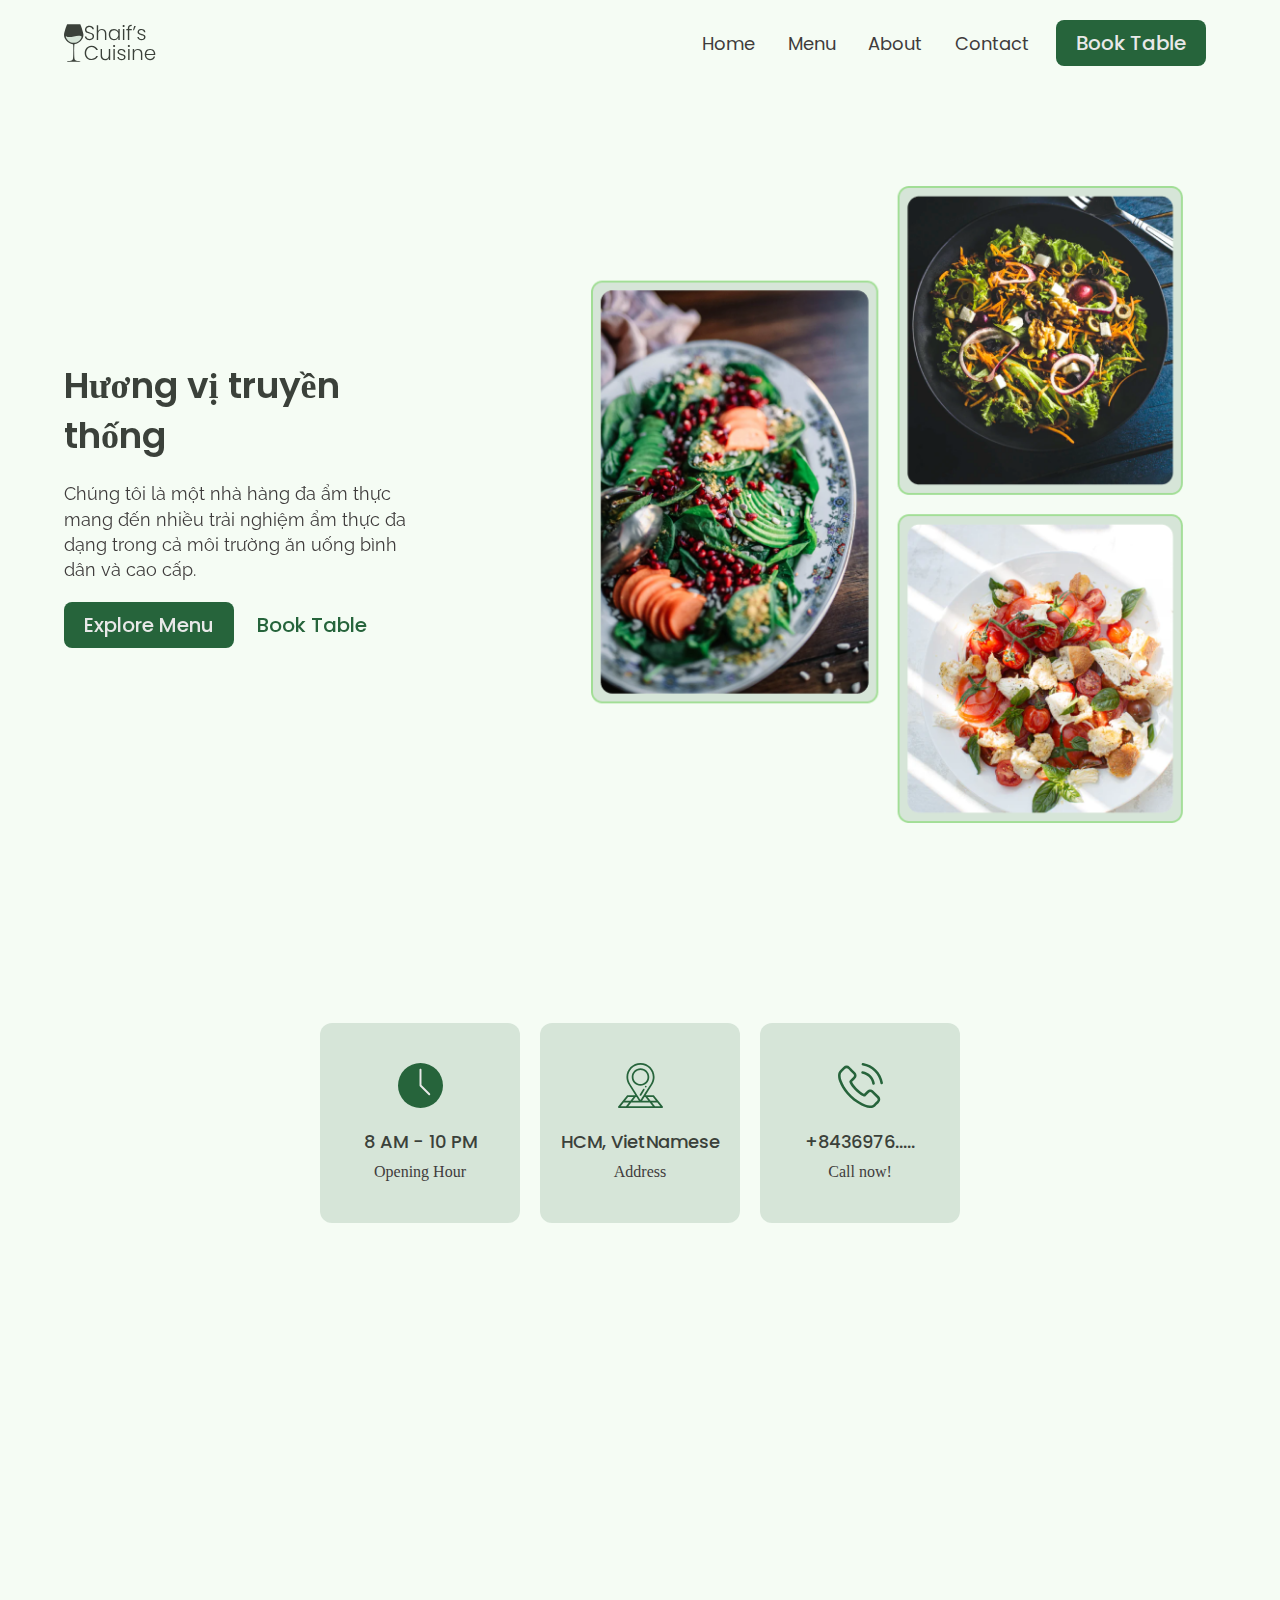
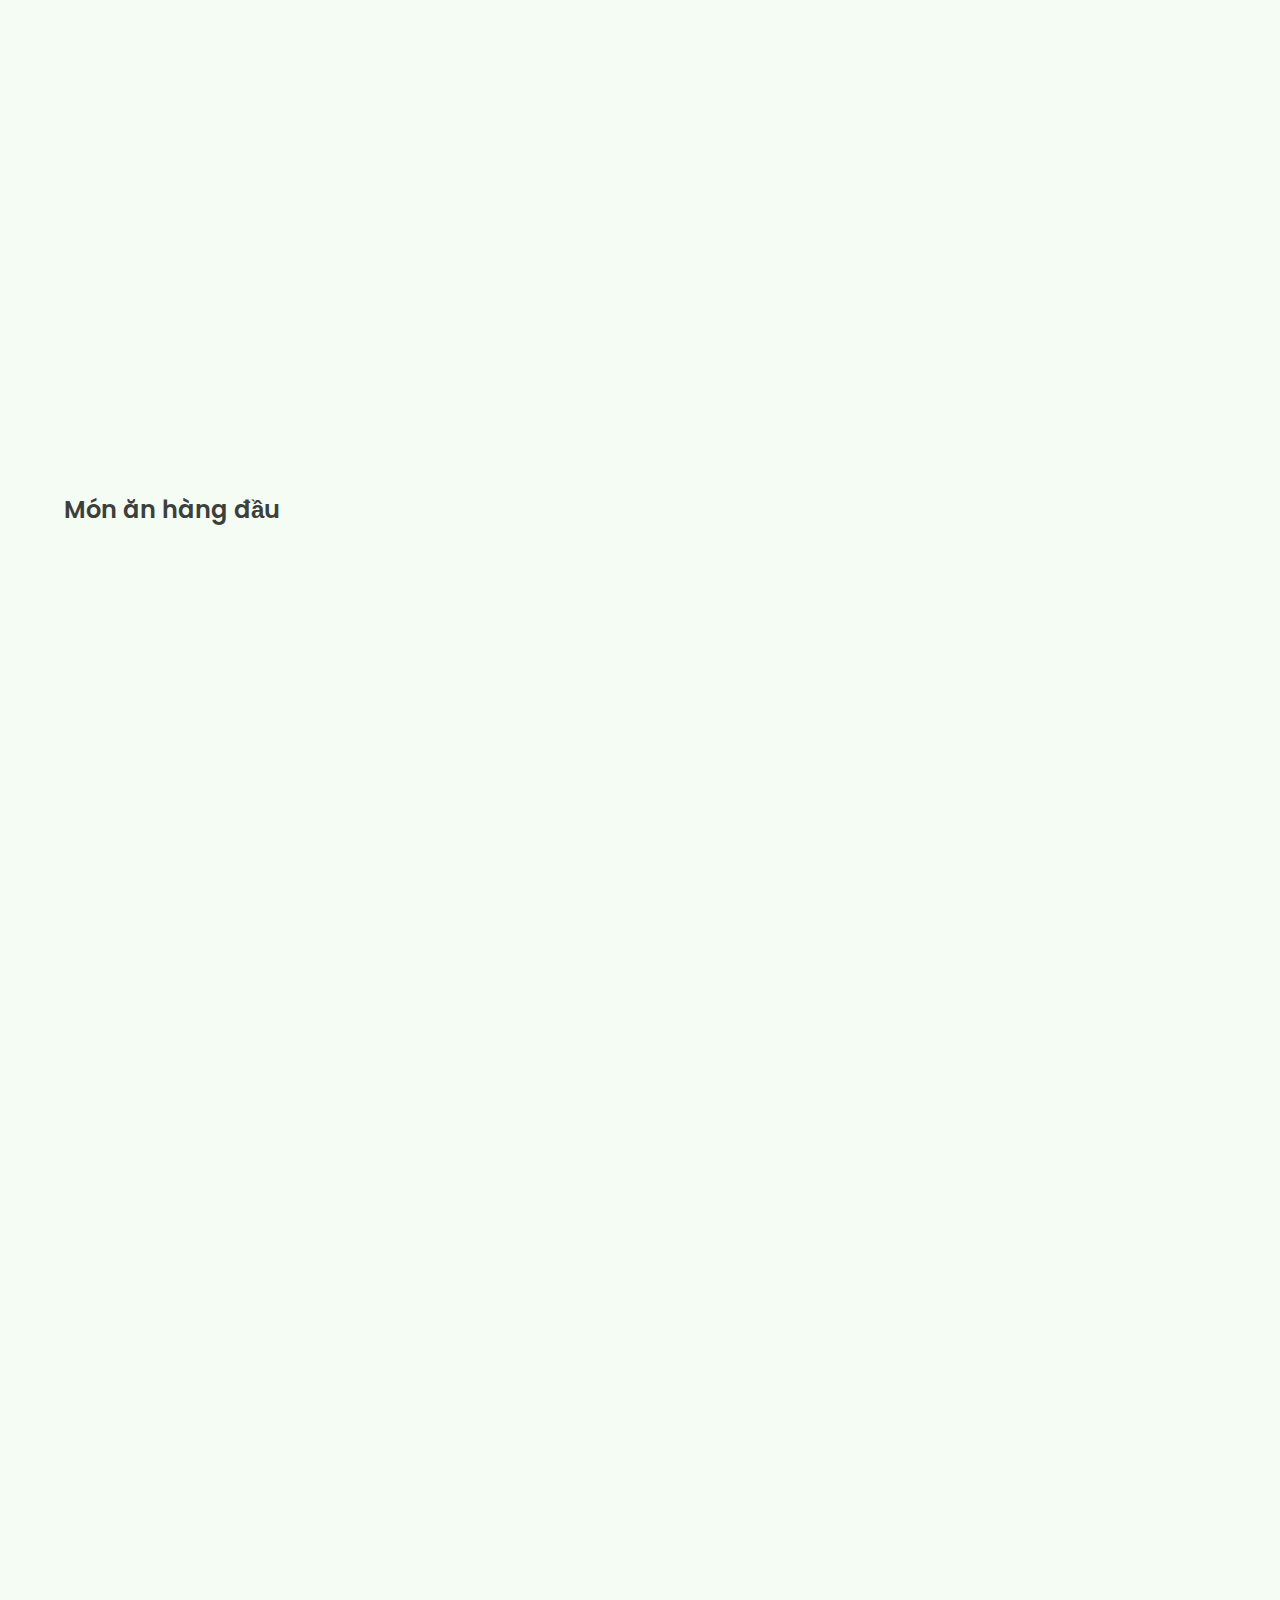
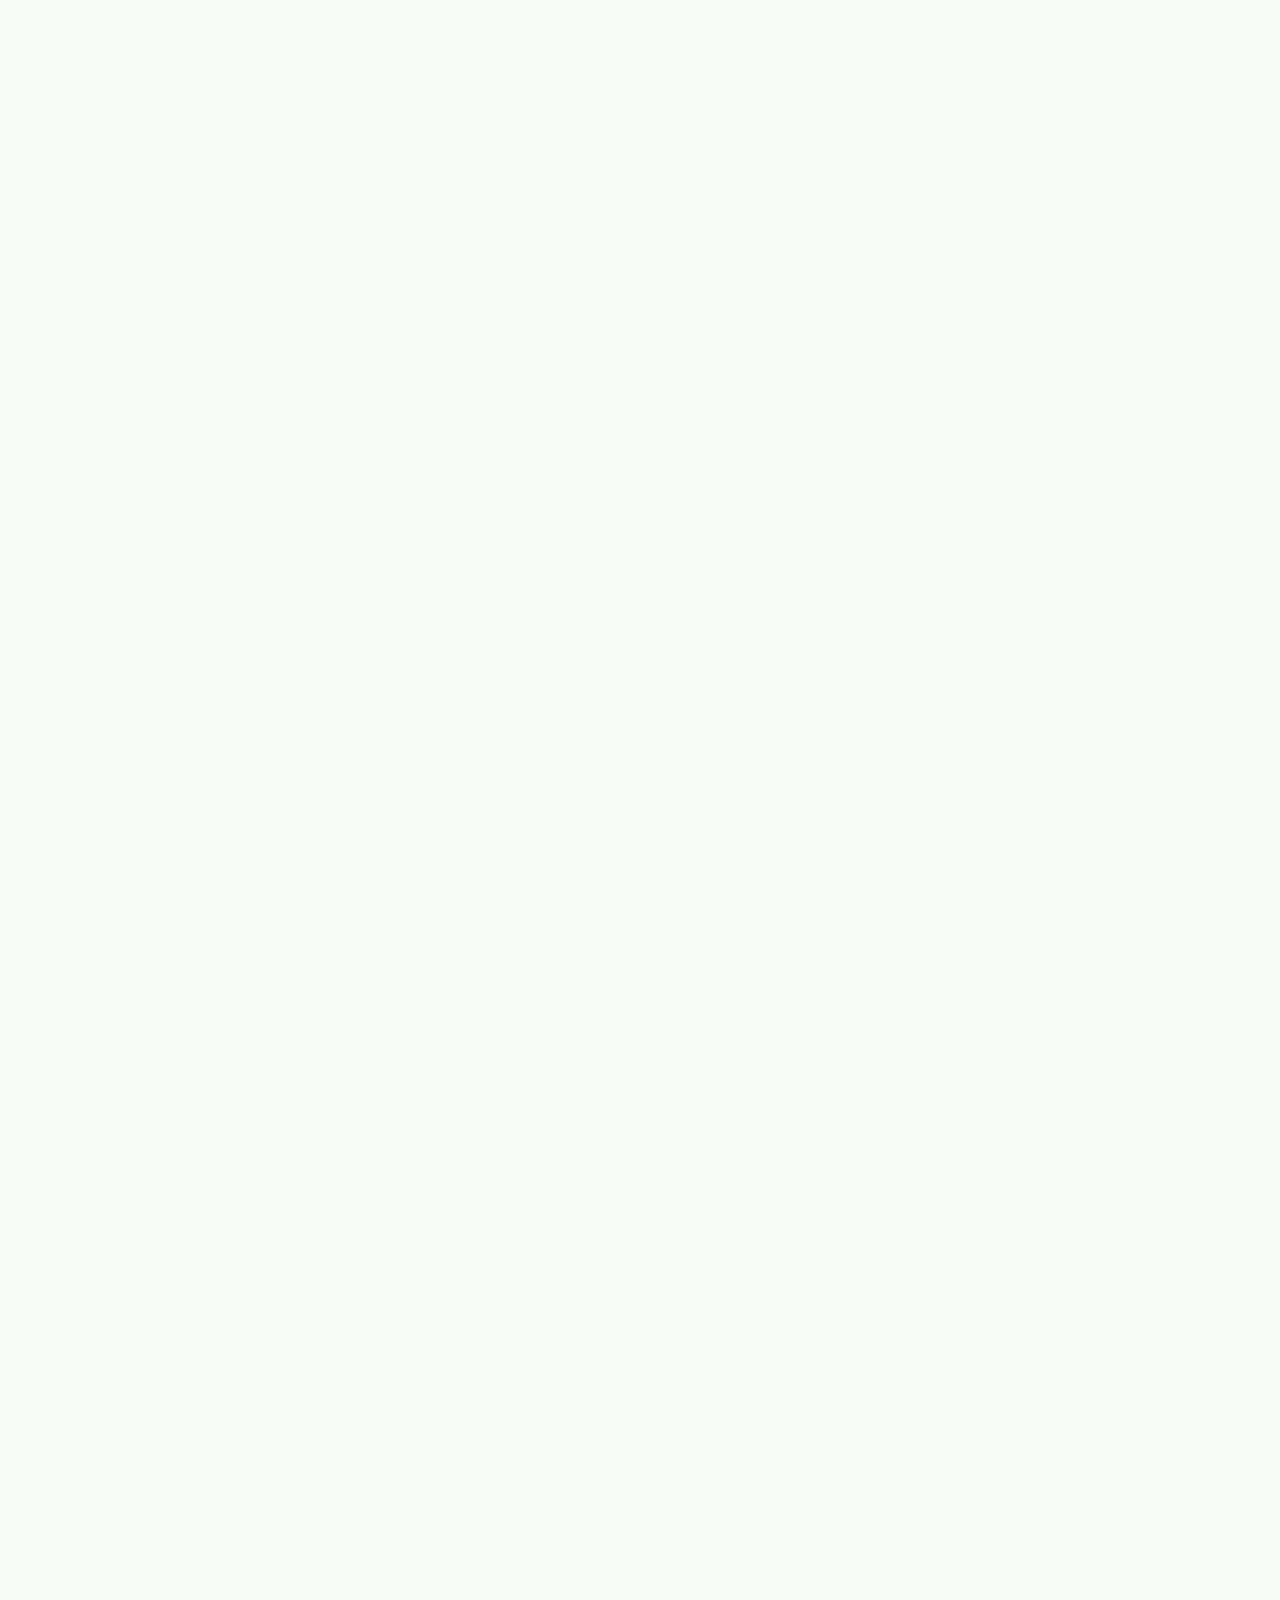
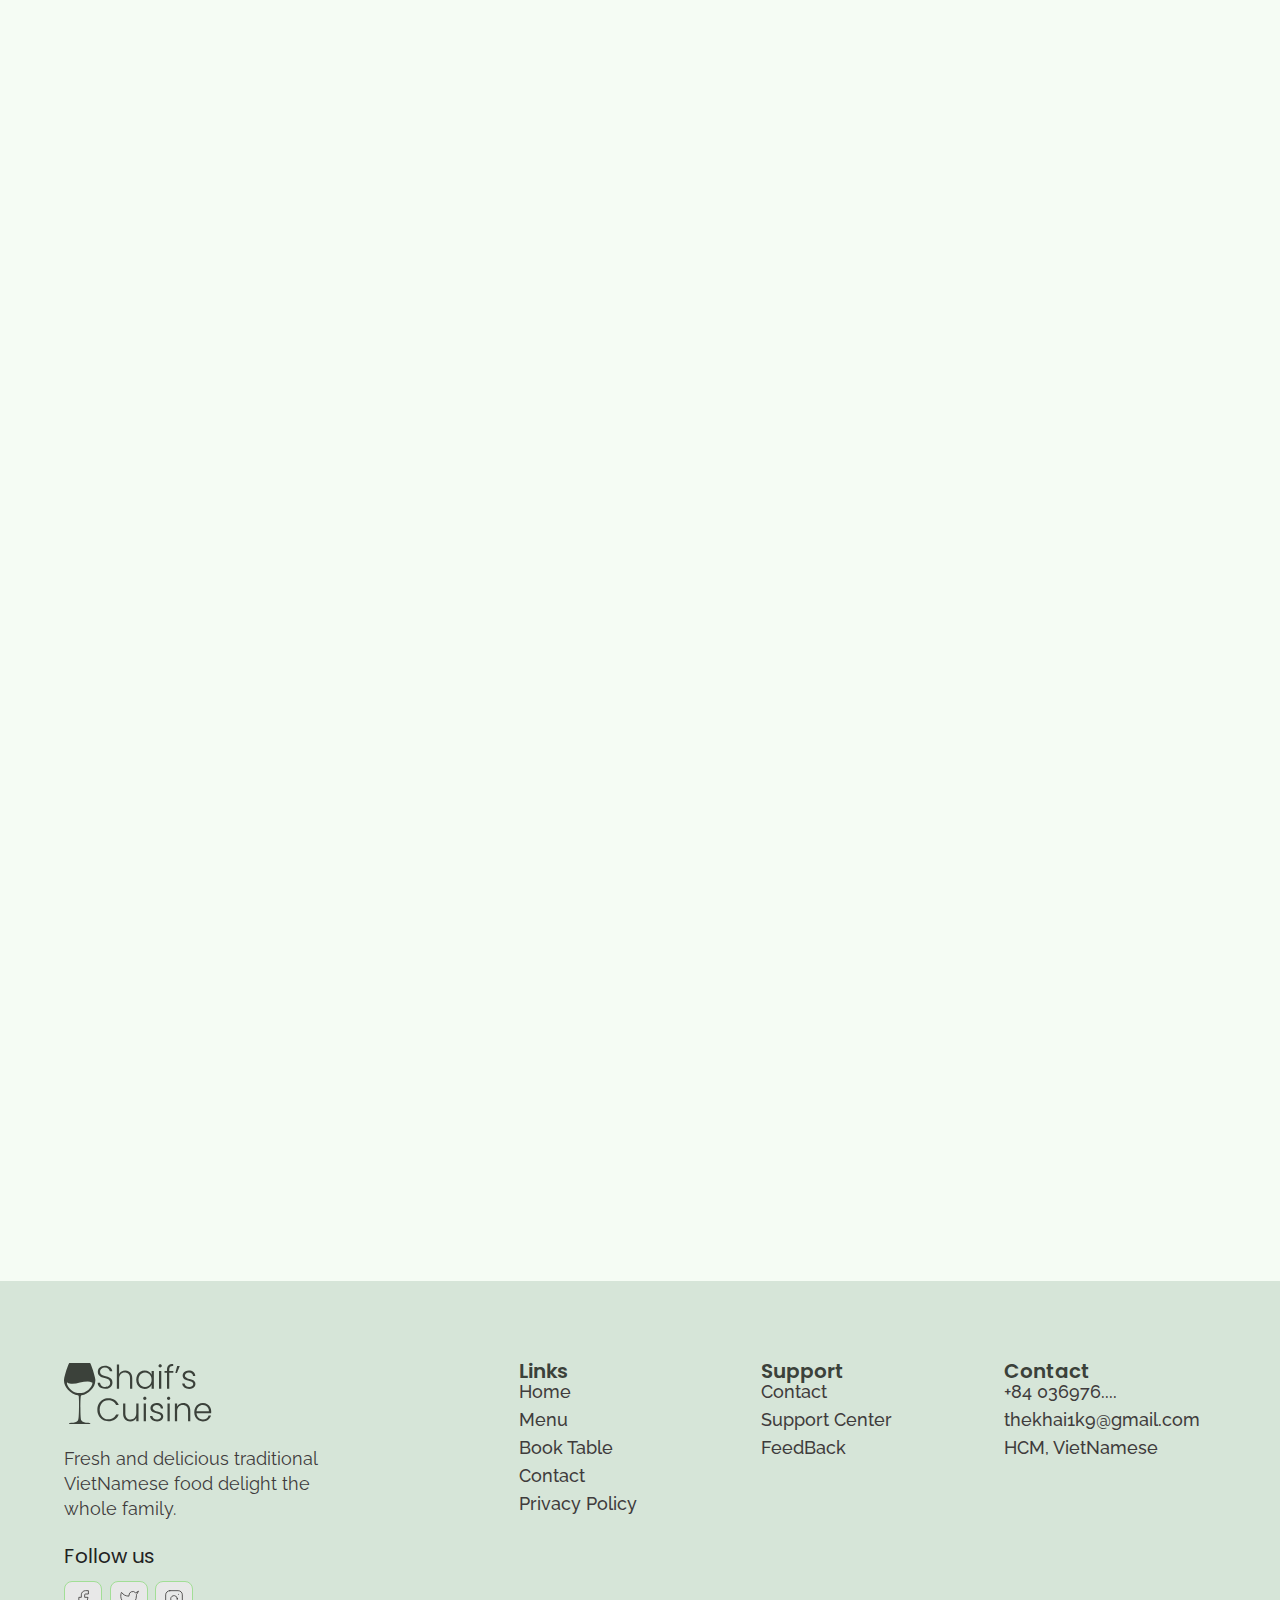
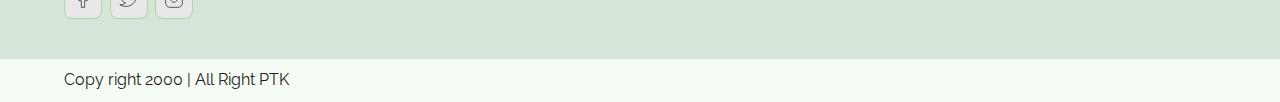
<file: index.html>
<!DOCTYPE html>
<html lang="en">
<head>
    <meta charset="UTF-8">
    <meta http-equiv="X-UA-Compatible" content="IE=edge">
    <meta name="viewport" content="width=device-width, initial-scale=1.0">
    <title>Home | DCr's Kaiz</title>
    <!-- File css -->
    <link rel="stylesheet" href="./reset.css">
    <link rel="stylesheet" href="./globalSytle.css">
    <link rel="stylesheet" href="./component.css">
    <link rel="stylesheet" href="./home.css">

    <!-- AOS css -->
    <link rel="stylesheet" href="https://unpkg.com/aos@next/dist/aos.css" />
</head>
<body>
    <!-- Nav Section -->
    <div class="nav">
        <div class="container">
            <div class="nav__wrapper">
                <a href="./index.html" class="logo">
                    <img src="./images/logo.svg" alt="hình ảnh logo của Sopi :v">
                </a>
                <nav>
                    <div class="nav__icon">
                        <svg
                            xmlns="http://www.w3.org/2000/svg"
                            width="24"
                            height="24"
                            viewBox="0 0 24 24"
                            fill="none"
                            stroke="currentColor"
                            stroke-width="2"
                            stroke-linecap="round"
                            stroke-linejoin="round">
                            <line x1="3" y1="12" x2="21" y2="12" />
                            <line x1="3" y1="6" x2="21" y2="6" />
                            <line x1="3" y1="18" x2="21" y2="18" />
                        </svg>
                    </div>

                    <div class="nav__bgOverlay"></div>

                    <ul class="nav__list">
                        <div class="nav__close">
                            <svg
                                xmlns="http://www.w3.org/2000/svg"
                                width="24"
                                height="24"
                                viewBox="0 0 24 24"
                                fill="none"
                                stroke="currentColor"
                                stroke-width="2"
                                stroke-linecap="round"
                                stroke-linejoin="round">
                                <line x1="18" y1="6" x2="6" y2="18" />
                                <line x1="6" y1="6" x2="18" y2="18" />
                            </svg>
                        </div>
                        <div class="nav__list__wrapper">
                            <li><a href="./index.html" class="nav__link">Home</a></li>
                            <li><a href="./menu.html" class="nav__link">Menu</a></li>
                            <li><a href="./about.html" class="nav__link">About</a></li>
                            <li><a href="./contact.html" class="nav__link">Contact</a></li>
                            <li><a href="./booking.html" class="btn btn-primary">Book Table</a></li>
                        </div>
                    </ul>
                </nav>
            </div>
        </div>
    </div>
    <!-- End Nav Section -->

    <!-- Start Hero Section -->
    <section id="hero">
        <div class="container">
            <div class="hero__wrapper">
                <div class="hero__left" data-aos="fade-left">
                    <div class="hero__wrapper-info">
                        <h1 class="hero__heading">Hương vị truyền thống</h1>
                        <p class="hero__text">Chúng tôi là một nhà hàng đa ẩm thực mang đến 
                            nhiều trải nghiệm ẩm thực đa dạng trong cả 
                            môi trường ăn uống bình dân và cao cấp.</p>
                        <div class="button__wrapper">
                            <a href="#" class="btn btn-primary">Explore Menu</a>
                            <a href="" class="btn">Book Table</a>
                        </div>
                    </div>
                </div>
                <div class="hero__right" data-aos="fade-right">
                    <div class="hero__wrapper-img">
                        <img src="./images/heroImg.png" alt="ảnh hero">
                    </div>
                </div>
            </div>
        </div>
    </section>
    <!-- End Hero Section -->

    <!-- Start Store Info Section -->
    <section class="store">
        <div class="contaiter">
            <div class="store__wrapper">
                <div class="store__item">
                    <div class="store__icon">
                        <img src="./images/wall-clock-icon.svg" alt="icon clock">
                    </div>
                    <h3 class="store__title">8 AM - 10 PM</h3>
                    <p class="store__text">Opening Hour</p>
                </div>
                <div class="store__item">
                    <div class="store__icon">
                        <img src="./images/address-icon.svg" alt="icon clock">
                    </div>
                    <h3 class="store__title">HCM, VietNamese</h3>
                    <p class="store__text">Address</p>
                </div>
                <div class="store__item">
                    <div class="store__icon">
                        <img src="./images/phone-icon.svg" alt="icon clock">
                    </div>
                    <h3 class="store__title">+8436976.....</h3>
                    <p class="store__text">Call now!</p>
                </div>
            </div>
        </div>
    </section>
    <!-- End Store Info Section-->

    <!-- Start Our Specials Section -->
    <section id="specials" data-aos="fade-up">
        <div class="container">
            <div class="specials__wrapper">
                <div class="specials__left">
                    <div class="specials__item">
                        <div class="specials__item-img">
                            <img src="./images/food-3.png" alt="Food 3">
                        </div>
                        <h2 class="specials__item-title">Khoai tây chiên Kiểu USA</h2>
                        <h3 class="specials__item-prices">$20</h3>
                        <div class="specials__item-start">
                            <img src="./images/3star.png" alt="ảnh đánh giá">
                        </div>
                        <p class="specials__item-text">Đĩa khoai tây chiên này là một đĩa ngon lành. Khoai tây chiên 
                            giòn với nhiều rau tươi mùa hè và một trang trại sạch. 
                            Bằng cách thêm một hỗn hợp gia vị với bột chipotle, tỏi và hành tây, 
                            những món khoai lang chiên cay này sẽ đầy hương vị.</p>
                    </div>
                    <div class="specials__item">
                        <div class="specials__item-img">
                            <img src="./images/food-3.png" alt="Food 3">
                        </div>
                        <h2 class="specials__item-title">Khoai tây chiên Kiểu USA</h2>
                        <h3 class="specials__item-prices">$20</h3>
                        <div class="specials__item-start">
                            <img src="./images/3star.png" alt="ảnh đánh giá">
                        </div>
                        <p class="specials__item-text">Đĩa khoai tây chiên này là một đĩa ngon lành. Khoai tây chiên 
                            giòn với nhiều rau tươi mùa hè và một trang trại sạch. 
                            Bằng cách thêm một hỗn hợp gia vị với bột chipotle, tỏi và hành tây, 
                            những món khoai lang chiên cay này sẽ đầy hương vị.</p>
                    </div>
                    
                </div>
                <div class="specials__right">
                    <h2 class="specials__title">Đặc biệt chúng tôi...</h2>
                    <p class="specials__text">Tất cả thực phẩm của chúng tôi được chế biến hàng ngày tại nhà hàng của 
                        chúng tôi để đảm bảo chất lượng cao nhất, những bữa ăn tươi ngon nhất đến tay khách hàng</p>
                    <a href="./booking.html" class="btn btn-primary">Book Table</a>    
                </div>
            </div>
        </div>
    </section>
    <!-- End Our Specials Section -->

    <!-- Start Top Dishes -->
    <section id="dish">
        <div class="container">
            <h2 class="dish__title">Món ăn hàng đầu</h2>
            <div class="dish__wrapper" data-aos="fade-down">
                <div class="dish__item">
                    <div class="dish__item-img">
                        <img src="./images/food-1.png" alt="food img">
                    </div>
                    <div class="dish__item-info">
                        <h3 class="dish__item-title">Vegan Salad bowl</h3>
                        <h3 class="dish__item-price">$15</h3>
                        <div class="dish__item-start">
                            <img src="./images/3star.png" alt="lượt đánh giá">
                        </div>
                    </div>
                </div>
                <div class="dish__item">
                    <div class="dish__item-img">
                        <img src="./images/food-2.png" alt="food img">
                    </div>
                    <div class="dish__item-info">
                        <h3 class="dish__item-title">Vegan Pesto Zoodles</h3>
                        <h3 class="dish__item-price">$10</h3>
                        <div class="dish__item-start">
                            <img src="./images/3star.png" alt="lượt đánh giá">
                        </div>
                    </div>
                </div>
                <div class="dish__item">
                    <div class="dish__item-img">
                        <img src="./images/food-3.png" alt="food img">
                    </div>
                    <div class="dish__item-info">
                        <h3 class="dish__item-title">Hot Green Bowl</h3>
                        <h3 class="dish__item-price">$26</h3>
                        <div class="dish__item-start">
                            <img src="./images/3star.png" alt="lượt đánh giá">
                        </div>
                    </div>
                </div>
            </div>
        </div>
    </section>
    <!-- End Top Dishes -->

    <!-- Discount Section -->
    <section id="discount" data-aos="fade-up">
        <div class="container">
            <div class="discount__wrapper">
                <div class="discount__images">
                <div class="discount__img1">
                    <img src="./images/food-5.png" alt="Food img">
                </div>
                <div class="discount__img2">
                    <img src="./images/food-4.png" alt="Food img">
                </div>
                <div class="discount__img3">
                    <img src="./images/food-3.png" alt="Food img">
                </div>
                </div>
                <div class="discount__info">
                <h3 class="discount__text">20% OFF</h3>
                <h3 class="discount__title">Giảm giá Sốcccc!!!</h3>
                <h3 class="discount__price">
                    <span class="discount__oldPrice">$45</span>
                    <span class="discount__newPrice">$35</span>
                </h3>
                <div class="discount__stars">
                    <img src="./images/3star.png" alt="3 stars">
                </div>
                <a class="btn btn-primary" href="./booking.html">Book Table</a>
                </div>
            </div>
        </div>
    </section>
    <!-- End Discount Section -->


  <!-- Events Media -->
    <section id="eventsMedia" data-aos="fade-up">
        <div class="container">
            <div class="eventsMedia__wrapper">
                <div class="eventsMedia__1">
                <img src="./images/eventsMedia1.png" alt="events">
                <a href="#" class="eventsMedia__1__playButton">
                    <img src="./images/playIcon.svg" alt="play button">
                </a>
                </div>
                <div class="eventMedia__2">
                <img src="./images/eventsMedia2.png" alt="events">
                </div>
            </div>
        </div>
    </section>
    <!-- End Events Media -->

    <!-- Events Info -->
    <section id="eventsInfo" data-aos="fade-up">
        <div class="container">
            <div class="eventsInfo__wrapper">
                <div class="eventsInfo__left">
                <div class="eventsInfo__item">
                    <div class="eventsInfo__item__img">
                    <img src="./images/event-corporate.png" alt="corporate events">
                    </div>
                    <div class="eventsInfo__item__info">
                    <h2 class="eventsInfo__item__title">Sự kiện công ty</h2>
                    <p class="eventsInfo__item__text">
                        Là một địa điểm hoàn hảo cho các sự kiện của công ty bạn. Chúng tôi chuyên về các bữa tiệc riêng tư.
                    </p>
                    </div>
                </div>
                <div class="eventsInfo__item">
                    <div class="eventsInfo__item__img">
                    <img src="./images/event-weedings.png" alt="wedding events">
                    </div>
                    <div class="eventsInfo__item__info">
                    <h2 class="eventsInfo__item__title">Đám cưới</h2>
                    <p class="eventsInfo__item__text">
                        Mang đến cho khách hàng một trải nghiệm tiệc cưới độc đáo riêng biệt trong khung cảnh ngoạn mục, tinh tế và thoải mái
                    </p>
                    </div>
                </div>
                </div>
                <div class="eventsInfo__right">
                <h2 class="eventsInfo__title">Đặt phòng cho sự kiện</h2>
                <p class="eventsInfo__text">Đặt chỗ cho sự kiện riêng tư hoặc sự kiện công ty của bạn tại ẩm thực của Shaif để trải nghiệm thực sự độc đáo.</p>
                <a href="./contact.html" class="btn btn-primary">Contact Now</a>
                </div>
            </div>
        </div>
    </section>
    <!-- End Events Info -->

    <!-- Why Us section -->
    <section id="whyUs">
        <div class="container">
            <div class="whyUs__wrapper">
                <div class="whyUs__left" data-aos="fade-right">
                    <h2 class="whyUs__title">
                        Tại sao chọn thực phẩm của chúng tôi?
                    </h2>
                    <p class="whyUs__text">
                        Chất lượng dịch vụ, thức ăn, không gian và giá trị đồng tiền là những yếu tố chính để lựa chọn một nhà hàng. Một trong những nhà hàng ăn ngon tinh tế nhất ở các thành phố HCM với tầm nhìn quyến rũ ra đường phố Sài Gòn, bầu không khí hoàn hảo và đồ ăn hảo hạng.
                    </p>
                </div>
                <div class="whyUs__right" data-aos="fade-left">
                    <div class="whyUs__items__wrapper">
                        <div class="whyUs__item">
                            <div class="whyUs__item__icon">
                                <img src="./images/whyUs-icon1.svg" alt="quality Food">
                            </div>
                        <p class="whyUs__item__text">Thức ăn chất lượng</p>
                        </div>
                        <div class="whyUs__item">
                            <div class="whyUs__item__icon">
                                <img src="./images/whyUs-icon2.svg" alt="Classical taste">
                            </div>
                        <p class="whyUs__item__text">Hương vị cổ điển</p>
                        </div>
                        <div class="whyUs__item">
                            <div class="whyUs__item__icon">
                                <img src="./images/whyUs-icon3.svg" alt="Skilled chef">
                            </div>
                        <p class="whyUs__item__text">Đầu bếp FiveStart</p>
                        </div>
                        <div class="whyUs__item">
                            <div class="whyUs__item__icon">
                                <img src="./images/whyUs-icon4.svg" alt="Best service">
                            </div>
                        <p class="whyUs__item__text">Dịch vụ tốt nhất</p>
                        </div>
                    </div>
                </div>
            </div>
        </div>
    </section>
    <!-- End Why Us section -->

    <!-- Testimonial Section -->
    <section id="testimonial">
        <div class="container">
            <div class="testimonial__wrapper" data-aos="fade-up">
                <h2 class="testimonial__title">Khách hàng của chúng tôi nói gì ?</h2>
                <div class="testimonial__items__wrapper">
                    <div class="testimonial__item">
                        <div class="testimonial__item__img">
                            <img src="./images/dv1.jpg" alt="bl1">
                        </div>
                        <div class="testimonial__item__info">
                            <h3 class="testimonial__item__name">Sayed Ahmed</h3>
                        <div class="testimonial__item__stars">
                            <img src="./images/3star.png" alt="3 star">
                        </div>
                        <p class="testimonial__item__text">
                            “Đã ghé thăm nhà hàng cùng với bạn bè vào Chủ nhật tuần trước. Bữa ăn thực sự đáng  và được chào đón rất nồng nhiệt - chúng tôi sẽ
                            giới thiệu nhà hàng đáng yêu này và sẽ cố gắng quay lại lần nữa”
                        </p>
                        </div>
                    </div>
                    <div class="testimonial__item">
                        <div class="testimonial__item__img">
                            <img src="./images/dv2.jpg" alt="bl2">
                        </div>
                        <div class="testimonial__item__info">
                            <h3 class="testimonial__item__name">Arfan</h3>
                        <div class="testimonial__item__stars">
                            <img src="./images/3star.png" alt="3 star">
                        </div>
                        <p class="testimonial__item__text">
                            "Từ đầu đến cuối, trải nghiệm đáng để thủ. Chủ rất dễ chịu, nhân viên chờ đợi john rất tuyệt vời và
                            chu đáo, thức ăn phong phú và ngon, các món tráng miệng trên thế giới này"
                        </p>
                        </div>
                    </div>
                    <div class="testimonial__item">
                        <div class="testimonial__item__img">
                            <img src="./images/dv3.jpg" alt="bl3">
                        </div>
                        <div class="testimonial__item__info">
                            <h3 class="testimonial__item__name">Fahim & Nishat</h3>
                        <div class="testimonial__item__stars">
                            <img src="./images/3star.png" alt="3 star">
                        </div>
                        <p class="testimonial__item__text">
                            “Một sự chào đón nồng nhiệt và thân thiện với dịch vụ khách hàng tuyệt vời. Luôn luôn tuyệt vời, thức ăn ngon được phục vụ trong đường ống
                            nóng - chỉ theo cách chúng ta yêu thích nó. Chắc chắn sẽ giới thiệu. Chúng tôi đã nhiều lần và nó luôn
                            vượt quá mong đợi của chúng tôi"
                        </p>
                        </div>
                    </div>
                    <div class="testimonial__item">
                        <div class="testimonial__item__img">
                            <img src="./images/dv4.jpg" alt="bl4">
                        </div>
                        <div class="testimonial__item__info">
                            <h3 class="testimonial__item__name">Hussain</h3>
                        <div class="testimonial__item__stars">
                            <img src="./images/3star.png" alt="3 star">
                        </div>
                        <p class="testimonial__item__text">
                            “Tôi chỉ muốn nói lời cảm ơn vì dịch vụ tuyệt vời mà chúng tôi đã nhận được tại nhà hàng của bạn đêm qua.
                            Mặc dù nơi này rất bận rộn, chúng tôi vẫn có một khoảng thời gian tuyệt vời và thực sự đánh giá cao 
                            nhà hàng này!“
                        </p>
                        </div>
                    </div>
                </div>
            </div>
        </div>
    </section>
    <!-- End Testimonial Section -->

    <!-- Newsletter Section -->
    <section id="newsletter" data-aos="fade-up">
        <div class="container">
            <div class="newsletter__wrapper">
                <div class="newsletter__info">
                    <h3 class="newsletter__title">Join Newsletter</h3>
                <p class="newsletter__text">
                    Nhận thông báo về những tin tức mới nhất và các ưu đãi gần đây từ nhà hàng !!!
                </p>
                </div>
                <div class="newsletter__form">
                    <form action="">
                        <label for="email">
                            <input type="email" placeholder="Your Email Address">
                        </label>
                        <button type="submit">Join</button>
                    </form>
                </div>
            </div>
        </div>
    </section>
    <!-- End Newsletter Section -->

    <!-- Start Footer -->
    <footer>
        <div class="container">
            <div class="footer__wrapper">
                <div class="footer__col1">
                    <div class="footer__logo">
                        <img src="./images/logo.svg" alt="ảnh logo">
                    </div>
                    <p class="footer__desc">
                        Fresh and delicious traditional VietNamese food delight the whole family.
                    </p>
                    <div class="footer__socials">
                        <h4 class="footer__socials-title">Follow us</h4>
                        <ul>
                            <li>
                                <a href="">
                                    <svg
                                        xmlns="http://www.w3.org/2000/svg"
                                        width="24"
                                        height="24"
                                        viewBox="0 0 24 24"
                                        fill="none"
                                        stroke="currentColor"
                                        stroke-width="1"
                                        stroke-linecap="round"
                                        stroke-linejoin="round">
                                        <path d="M18 2h-3a5 5 0 0 0-5 5v3H7v4h3v8h4v-8h3l1-4h-4V7a1 1 0 0 1 1-1h3z" />
                                    </svg>
                                </a>
                            </li>
                            <li>
                                <a href="">
                                    <svg
                                        xmlns="http://www.w3.org/2000/svg"
                                        width="24"
                                        height="24"
                                        viewBox="0 0 24 24"
                                        fill="none"
                                        stroke="currentColor"
                                        stroke-width="1"
                                        stroke-linecap="round"
                                        stroke-linejoin="round">
                                        <path d="M23 3a10.9 10.9 0 0 1-3.14 1.53 4.48 4.48 0 0 0-7.86 3v1A10.66 10.66 0 0 1 3 4s-4 9 5 13a11.64 11.64 0 0 1-7 2c9 5 20 0 20-11.5a4.5 4.5 0 0 0-.08-.83A7.72 7.72 0 0 0 23 3z" />
                                    </svg>
                                </a>
                            </li>
                            <li>
                                <a href="">
                                    <svg
                                        xmlns="http://www.w3.org/2000/svg"
                                        width="24"
                                        height="24"
                                        viewBox="0 0 24 24"
                                        fill="none"
                                        stroke="currentColor"
                                        stroke-width="1"
                                        stroke-linecap="round"
                                        stroke-linejoin="round">
                                        <rect x="2" y="2" width="20" height="20" rx="5" ry="5" />
                                        <path d="M16 11.37A4 4 0 1 1 12.63 8 4 4 0 0 1 16 11.37z" />
                                        <line x1="17.5" y1="6.5" x2="17.51" y2="6.5" />
                                    </svg>
                                </a>
                            </li>
                        </ul>
                    </div>
                </div>
                <div class="footer__col2">
                    <h3 class="footer__text-title">
                        Links
                        <ul class="footer__text">
                            <li>
                                <a href="./index.html">Home</a>
                            </li>
                            <li>
                                <a href="./menu.html">Menu</a>
                            </li>
                            <li>
                                <a href="./booking.html">Book Table</a>
                            </li>
                            <li>
                                <a href="./about.html">Contact</a>
                            </li>
                            <li>
                                <a href="#">Privacy Policy</a>
                            </li>
                        </ul>
                    </h3>
                </div>
                <div class="footer__col3">
                    <h3 class="footer__text-title">
                        Support
                        <ul class="footer__text">
                            <li>
                                <a href="./contact.html">Contact</a>
                            </li>
                            <li>
                                <a href="#">Support Center</a>
                            </li>
                            <li>
                                <a href="#">FeedBack</a>
                            </li>
                        </ul>
                    </h3>
                </div>
                <div class="footer__col4">
                    <h3 class="footer__text-title">
                        Contact
                        <ul class="footer__text">
                            <li>
                                <a href="tel:+84 036976....">+84 036976....</a>
                            </li>
                            <li>
                                <a href="mailto:thekhai1k9@gmail.com">thekhai1k9@gmail.com</a>
                            </li>
                            <li>
                                <a href="#">HCM, VietNamese</a>
                            </li>

                        </ul>
                    </h3>
                </div>
            </div>
        </div>
    </footer>
    <!-- End Footer -->

    <div id="copyright">
        <div class="container">
            <p class="copyright__text"> Copy right 2000 | All Right PTK</p>
        </div>
    </div>

    <!-- AOS Script -->
    <script src="https://unpkg.com/aos@next/dist/aos.js"></script>

    <!-- Customer Scirpt -->
    <script src="./main.js"></script>
</body>
</html>
</file>
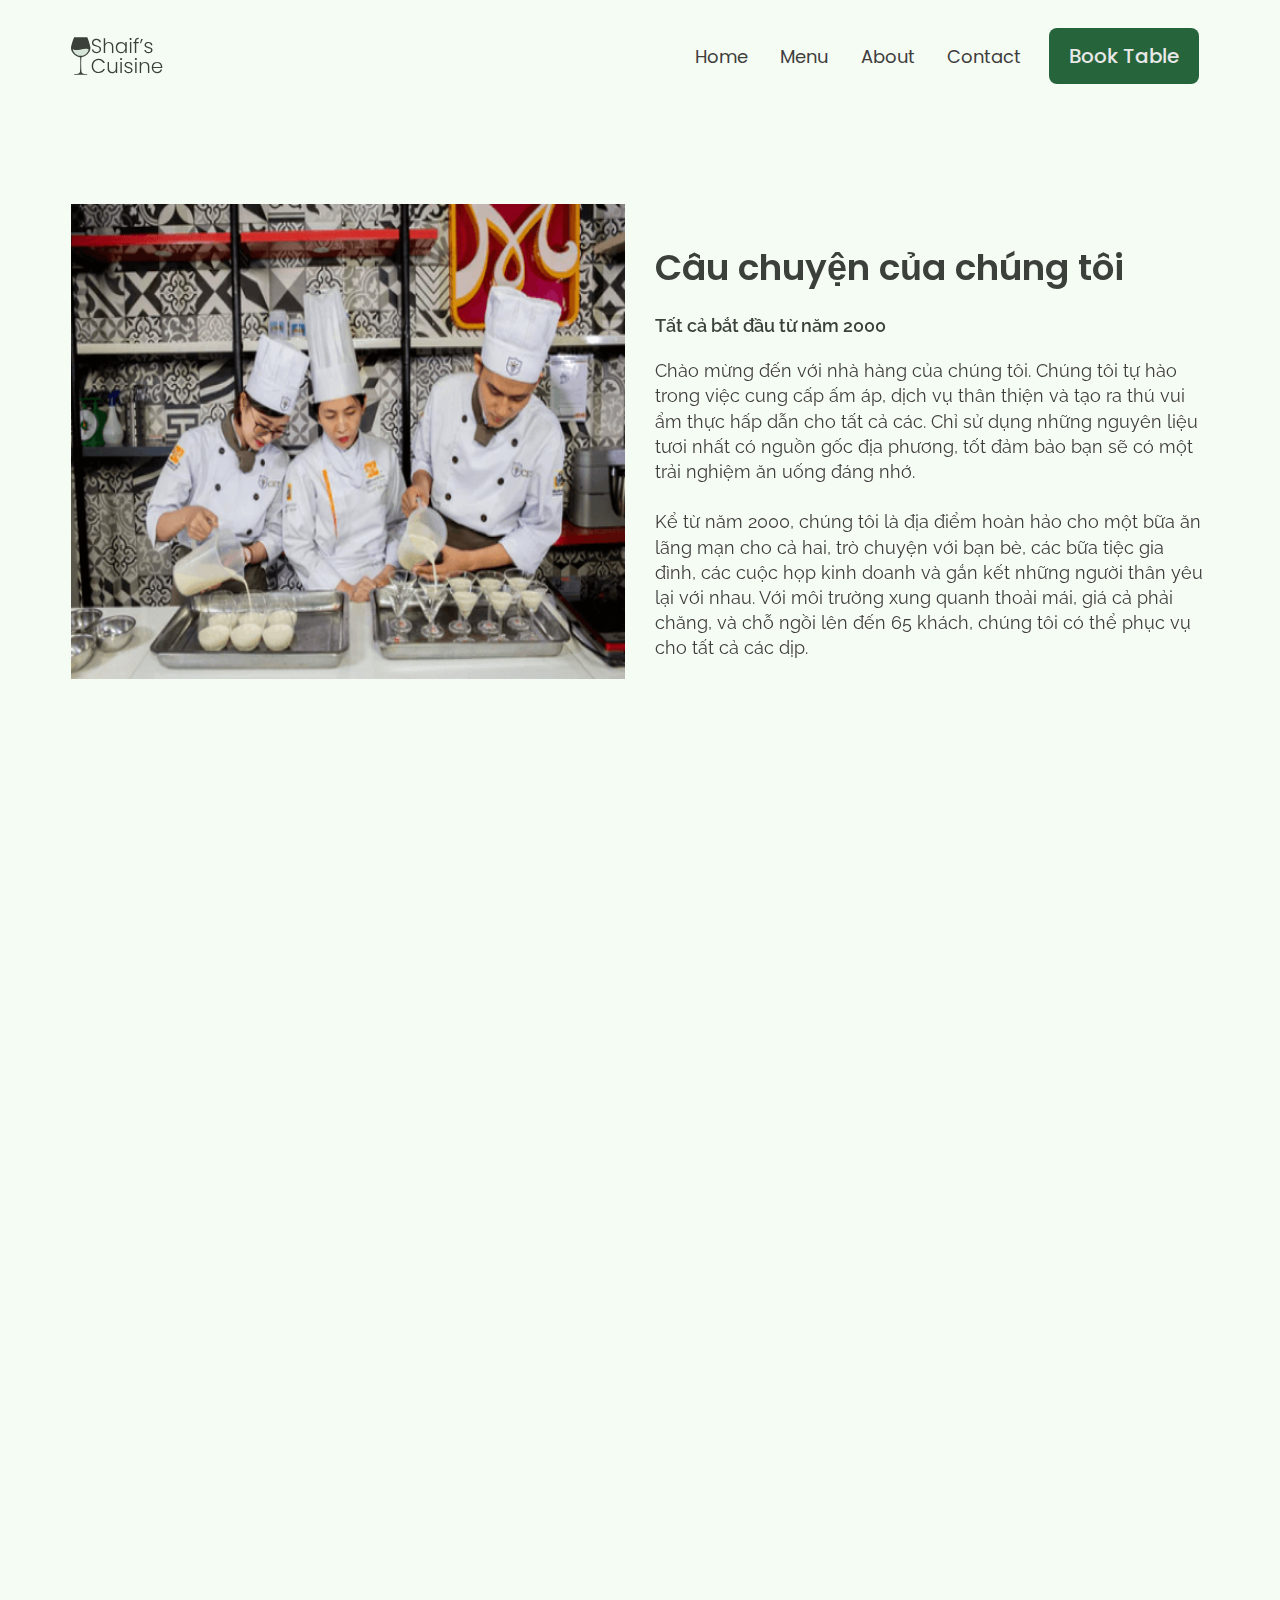
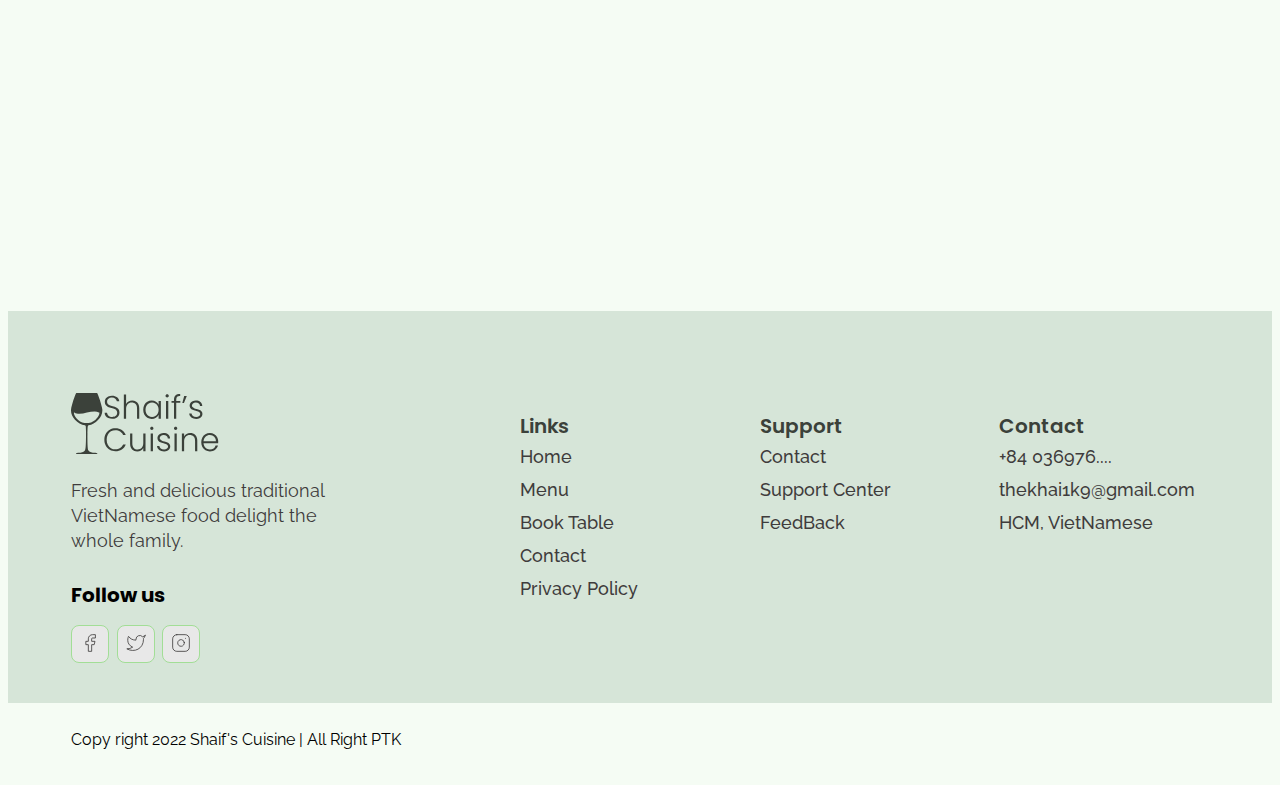
<file: about.html>
<!DOCTYPE html>
<html lang="en">
  <head>
    <meta charset="UTF-8" />
    <meta http-equiv="X-UA-Compatible" content="IE=edge" />
    <meta name="viewport" content="width=device-width, initial-scale=1.0" />
    <title>Menu | DCr's Kaiz</title>
    <!-- File css -->
    <link rel="stylesheet" href="./globalSytle.css" />
    <link rel="stylesheet" href="./component.css" />
    <link rel="stylesheet" href="./about.css" />

    <!-- AOS css -->
    <link rel="stylesheet" href="https://unpkg.com/aos@next/dist/aos.css" />
  </head>
  <body>
    <!-- Nav Section -->
    <div class="nav">
      <div class="container">
        <div class="nav__wrapper">
          <a href="./index.html" class="logo">
            <img src="./images/logo.svg" alt="hình ảnh logo của Sopi :v" />
          </a>
          <nav>
            <div class="nav__icon">
              <svg
                xmlns="http://www.w3.org/2000/svg"
                width="24"
                height="24"
                viewBox="0 0 24 24"
                fill="none"
                stroke="currentColor"
                stroke-width="2"
                stroke-linecap="round"
                stroke-linejoin="round"
              >
                <line x1="3" y1="12" x2="21" y2="12" />
                <line x1="3" y1="6" x2="21" y2="6" />
                <line x1="3" y1="18" x2="21" y2="18" />
              </svg>
            </div>

            <div class="nav__bgOverlay"></div>

            <ul class="nav__list">
              <div class="nav__close">
                <svg
                  xmlns="http://www.w3.org/2000/svg"
                  width="24"
                  height="24"
                  viewBox="0 0 24 24"
                  fill="none"
                  stroke="currentColor"
                  stroke-width="2"
                  stroke-linecap="round"
                  stroke-linejoin="round"
                >
                  <line x1="18" y1="6" x2="6" y2="18" />
                  <line x1="6" y1="6" x2="18" y2="18" />
                </svg>
              </div>
              <div class="nav__list__wrapper">
                <li><a href="./index.html" class="nav__link">Home</a></li>
                <li><a href="./menu.html" class="nav__link">Menu</a></li>
                <li><a href="./about.html" class="nav__link">About</a></li>
                <li><a href="./contact.html" class="nav__link">Contact</a></li>
                <li>
                  <a href="./booking.html" class="btn btn-primary"
                    >Book Table</a
                  >
                </li>
              </div>
            </ul>
          </nav>
        </div>
      </div>
    </div>
    <!-- End Nav Section -->

    <!-- Our Story Section -->
    <section id="ourStory" data-aos="fade-up">
      <div class="container">
        <div class="ourStory__wrapper">
          <div class="ourStory__img">
            <img src="./images/ourStoryImg.png" alt="store" />
          </div>
          <div class="ourStory__info">
            <h3 class="ourStory__title">Câu chuyện của chúng tôi</h3>
            <p class="ourStory__subtitle">Tất cả bắt đầu từ năm 2000</p>
            <p class="ourStory__text">
                Chào mừng đến với nhà hàng của chúng tôi. Chúng tôi tự hào trong việc cung cấp ấm áp,
                dịch vụ thân thiện và tạo ra thú vui ẩm thực hấp dẫn cho
                tất cả các. Chỉ sử dụng những nguyên liệu tươi nhất có nguồn gốc địa phương, tốt
                đảm bảo bạn sẽ có một trải nghiệm ăn uống đáng nhớ.
              <br /><br />
              Kể từ năm 2000, chúng tôi là địa điểm hoàn hảo cho một bữa ăn lãng mạn cho cả hai,
              trò chuyện với bạn bè, các bữa tiệc gia đình, các cuộc họp kinh doanh và
              gắn kết những người thân yêu lại với nhau. Với môi trường xung quanh thoải mái,
              giá cả phải chăng, và chỗ ngồi lên đến 65 khách, chúng tôi có thể phục vụ
              cho tất cả các dịp.
            </p>
          </div>
        </div>
      </div>
    </section>
    <!-- End Our Story Section -->
    <!-- Our Goals -->
    <section id="ourGoals" data-aos="fade-down">
      <div class="container">
        <div class="ourGoals__info">
          <h3 class="ourGoals__title">Mục tiêu của chúng tôi</h3>
          <p class="ourGoals__text">
            Chúng tôi sẽ bán thức ăn và đồ uống ngon và đáng chú ý đáp ứng
            các tiêu chí về chất lượng, độ tươi và thời vụ cao nhất trong khi
            kết hợp giữa hiện đại-sáng tạo và truyền thống nấu ăn cổ điển. Qua
            thể hiện sự nồng nhiệt, hòa nhã, hiệu quả, kỹ năng, chuyên nghiệp,
            và liêm chính trong công việc, chúng tôi sẽ liên tục phục vụ người tiêu dùng
            với dịch vụ đặc biệt. Để mọi khách hàng đi qua
            cửa của chúng tôi để lại ấn tượng bởi trải nghiệm của họ tại nhà hàng và
            vui mừng để trở lại một lần nữa.
          </p>
        </div>
        <div class="ourGoals__imgs__wrapper" data-aos="fade-up">
          <div class="ourGoals__img1">
            <img src="./images/ourGoals_img1.png" alt="kitchen img" />
          </div>
          <div class="ourGoals__img2">
            <img src="./images/ourGoals_img2.png" alt="kitchen img" />
          </div>
          <div class="ourGoals__img3">
            <img src="./images/ourGoals_img3.png" alt="kitchen img" />
          </div>
        </div>
      </div>
    </section>
    <!-- End Our Goals -->

    <!-- Start Footer -->
    <footer>
      <div class="container">
        <div class="footer__wrapper">
          <div class="footer__col1">
            <div class="footer__logo">
              <img src="./images/logo.svg" alt="ảnh logo" />
            </div>
            <p class="footer__desc">
              Fresh and delicious traditional VietNamese food delight the whole
              family.
            </p>
            <div class="footer__socials">
              <h4 class="footer__socials-title">Follow us</h4>
              <ul>
                <li>
                  <a href="">
                    <svg
                      xmlns="http://www.w3.org/2000/svg"
                      width="24"
                      height="24"
                      viewBox="0 0 24 24"
                      fill="none"
                      stroke="currentColor"
                      stroke-width="1"
                      stroke-linecap="round"
                      stroke-linejoin="round"
                    >
                      <path
                        d="M18 2h-3a5 5 0 0 0-5 5v3H7v4h3v8h4v-8h3l1-4h-4V7a1 1 0 0 1 1-1h3z"
                      />
                    </svg>
                  </a>
                </li>
                <li>
                  <a href="">
                    <svg
                      xmlns="http://www.w3.org/2000/svg"
                      width="24"
                      height="24"
                      viewBox="0 0 24 24"
                      fill="none"
                      stroke="currentColor"
                      stroke-width="1"
                      stroke-linecap="round"
                      stroke-linejoin="round"
                    >
                      <path
                        d="M23 3a10.9 10.9 0 0 1-3.14 1.53 4.48 4.48 0 0 0-7.86 3v1A10.66 10.66 0 0 1 3 4s-4 9 5 13a11.64 11.64 0 0 1-7 2c9 5 20 0 20-11.5a4.5 4.5 0 0 0-.08-.83A7.72 7.72 0 0 0 23 3z"
                      />
                    </svg>
                  </a>
                </li>
                <li>
                  <a href="">
                    <svg
                      xmlns="http://www.w3.org/2000/svg"
                      width="24"
                      height="24"
                      viewBox="0 0 24 24"
                      fill="none"
                      stroke="currentColor"
                      stroke-width="1"
                      stroke-linecap="round"
                      stroke-linejoin="round"
                    >
                      <rect x="2" y="2" width="20" height="20" rx="5" ry="5" />
                      <path
                        d="M16 11.37A4 4 0 1 1 12.63 8 4 4 0 0 1 16 11.37z"
                      />
                      <line x1="17.5" y1="6.5" x2="17.51" y2="6.5" />
                    </svg>
                  </a>
                </li>
              </ul>
            </div>
          </div>
          <div class="footer__col2">
            <h3 class="footer__text-title">
              Links
              <ul class="footer__text">
                <li>
                  <a href="./index.html">Home</a>
                </li>
                <li>
                  <a href="./menu.html">Menu</a>
                </li>
                <li>
                  <a href="./booking.html">Book Table</a>
                </li>
                <li>
                  <a href="./about.html">Contact</a>
                </li>
                <li>
                  <a href="#">Privacy Policy</a>
                </li>
              </ul>
            </h3>
          </div>
          <div class="footer__col3">
            <h3 class="footer__text-title">
              Support
              <ul class="footer__text">
                <li>
                  <a href="./contact.html">Contact</a>
                </li>
                <li>
                  <a href="#">Support Center</a>
                </li>
                <li>
                  <a href="#">FeedBack</a>
                </li>
              </ul>
            </h3>
          </div>
          <div class="footer__col4">
            <h3 class="footer__text-title">
              Contact
              <ul class="footer__text">
                <li>
                  <a href="tel:+84 036976....">+84 036976....</a>
                </li>
                <li>
                  <a href="mailto:thekhai1k9@gmail.com">thekhai1k9@gmail.com</a>
                </li>
                <li>
                  <a href="#">HCM, VietNamese</a>
                </li>
              </ul>
            </h3>
          </div>
        </div>
      </div>
    </footer>
    <!-- End Footer -->

    <div id="copyright">
      <div class="container">
        <p class="copyright__text">
          Copy right 2022 Shaif's Cuisine | All Right PTK
        </p>
      </div>
    </div>

    <!-- AOS Script -->
    <script src="https://unpkg.com/aos@next/dist/aos.js"></script>

    <!-- Customer Scirpt -->
    <script src="./main.js"></script>
  </body>
</html>
</file>
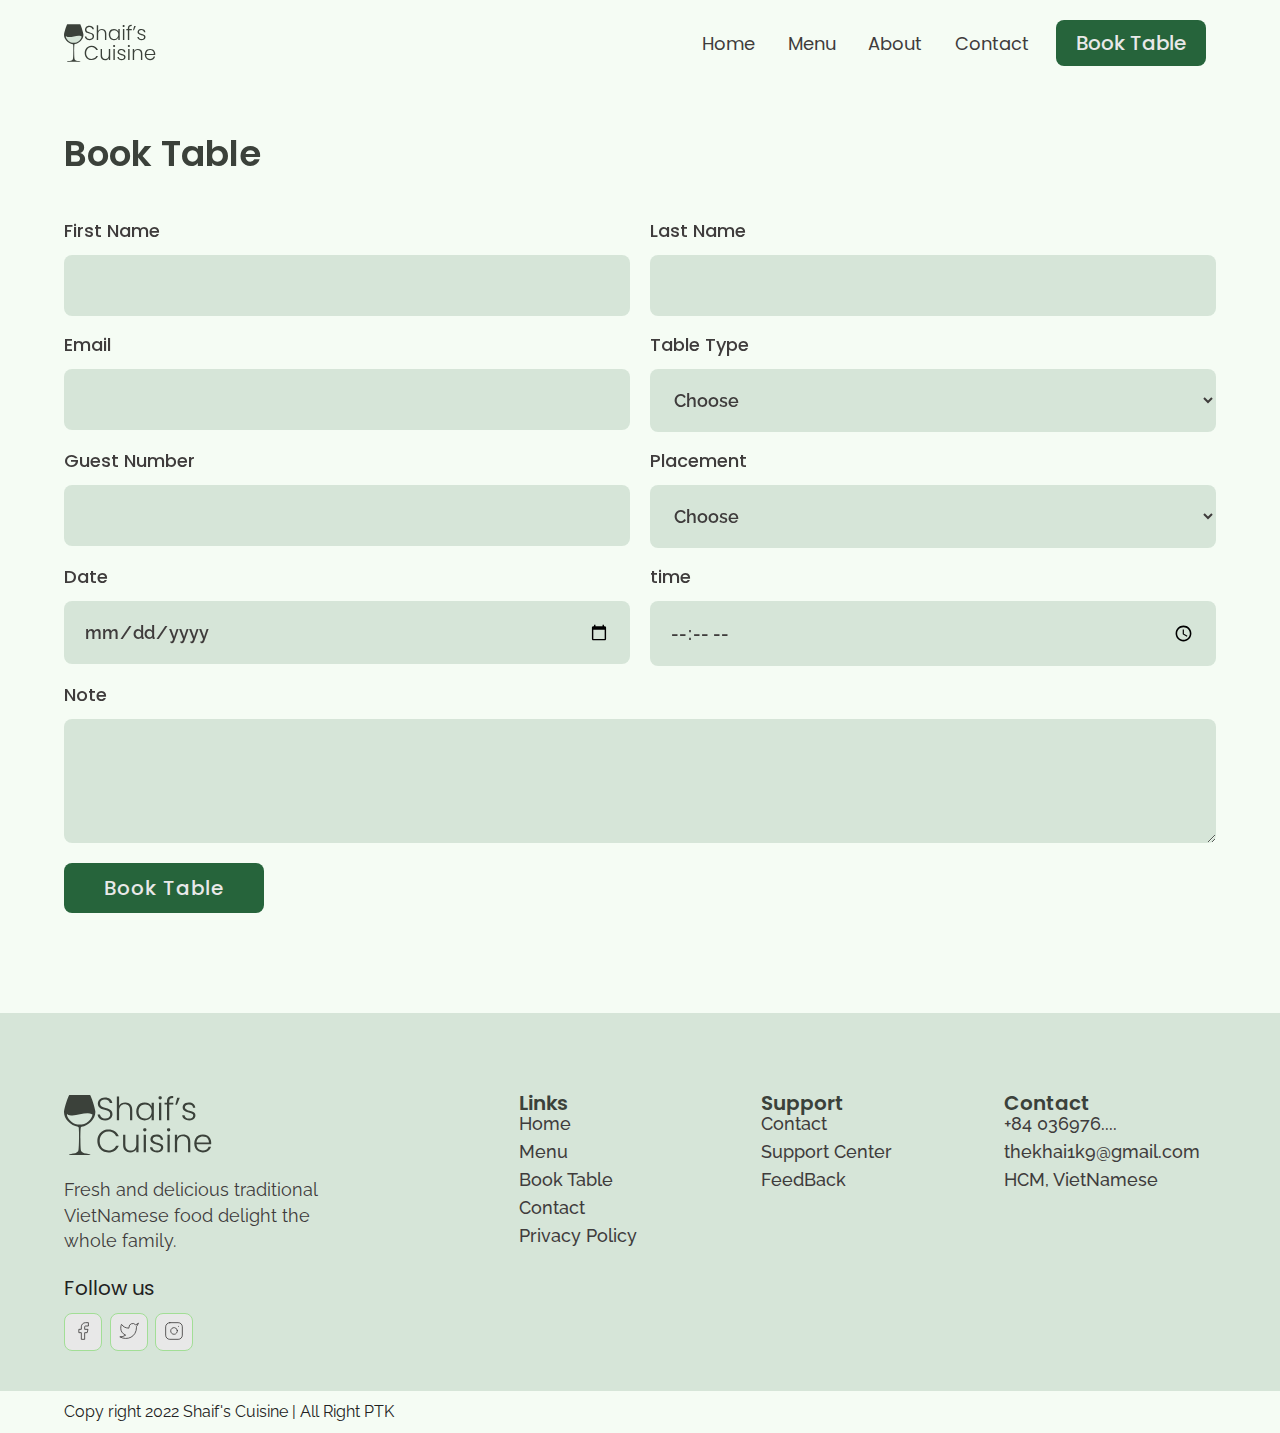
<file: booking.html>
<!DOCTYPE html>
<html lang="en">
  <head>
    <meta charset="UTF-8" />
    <meta http-equiv="X-UA-Compatible" content="IE=edge" />
    <meta name="viewport" content="width=device-width, initial-scale=1.0" />
    <title>Booking | DCr's Kaiz</title>
    <!-- File css -->
    <link rel="stylesheet" href="./reset.css">
    <link rel="stylesheet" href="./globalSytle.css" />
    <link rel="stylesheet" href="./component.css" />

    <!-- AOS css -->
    <link rel="stylesheet" href="https://unpkg.com/aos@next/dist/aos.css" />
  </head>
  <body>
    <!-- Nav Section -->
    <div class="nav">
      <div class="container">
        <div class="nav__wrapper">
          <a href="./index.html" class="logo">
            <img src="./images/logo.svg" alt="hình ảnh logo của Sopi :v" />
          </a>
          <nav>
            <div class="nav__icon">
              <svg
                xmlns="http://www.w3.org/2000/svg"
                width="24"
                height="24"
                viewBox="0 0 24 24"
                fill="none"
                stroke="currentColor"
                stroke-width="2"
                stroke-linecap="round"
                stroke-linejoin="round"
              >
                <line x1="3" y1="12" x2="21" y2="12" />
                <line x1="3" y1="6" x2="21" y2="6" />
                <line x1="3" y1="18" x2="21" y2="18" />
              </svg>
            </div>

            <div class="nav__bgOverlay"></div>

            <ul class="nav__list">
              <div class="nav__close">
                <svg
                  xmlns="http://www.w3.org/2000/svg"
                  width="24"
                  height="24"
                  viewBox="0 0 24 24"
                  fill="none"
                  stroke="currentColor"
                  stroke-width="2"
                  stroke-linecap="round"
                  stroke-linejoin="round"
                >
                  <line x1="18" y1="6" x2="6" y2="18" />
                  <line x1="6" y1="6" x2="18" y2="18" />
                </svg>
              </div>
              <div class="nav__list__wrapper">
                <li><a href="./index.html" class="nav__link">Home</a></li>
                <li><a href="./menu.html" class="nav__link">Menu</a></li>
                <li><a href="./about.html" class="nav__link">About</a></li>
                <li><a href="./contact.html" class="nav__link">Contact</a></li>
                <li>
                  <a href="./booking.html" class="btn btn-primary"
                    >Book Table</a
                  >
                </li>
              </div>
            </ul>
          </nav>
        </div>
      </div>
    </div>
    <!-- End Nav Section -->

    <!-- Booking Section -->
    <section id="form" data-aos="fade-up">
      <div class="container">
        <h3 class="form__title">Book Table</h3>
        <div class="form__wrapper">
          <form name="booking" method="POST" netlify>
            <div class="form__group">
              <label for="firstName">First Name</label>
              <input type="text" id="firstName" name="First Name" required />
            </div>
            <div class="form__group">
              <label for="lastName">Last Name</label>
              <input type="text" id="lastName" name="Last Name" required />
            </div>
            <div class="form__group">
              <label for="email">Email</label>
              <input type="email" id="email" name="Email" required />
            </div>
            <div class="form__group">
              <label for="tableType">Table Type</label>
              <select name="Table Type" id="tableType" required>
                <option selected disabled>Choose</option>
                <option value="small">Small(2 persons)</option>
                <option value="medium">Small(4 persons)</option>
                <option value="large">large(6 persons)</option>
              </select>
            </div>
            <div class="form__group">
              <label for="guestNumber">Guest Number</label>
              <input
                type="number"
                id="guestNumber"
                name="Guest Number"
                min="1"
                max="10"
                required
              />
            </div>
            <div class="form__group">
              <label for="placement">Placement</label>
              <select name="Placement" id="placement">
                <option selected disabled>Choose</option>
                <option value="outdoor">Outdoor</option>
                <option value="indoor">Indoor</option>
                <option value="rooftop">rooftop</option>
              </select>
            </div>
            <div class="form__group">
              <label for="date">Date</label>
              <input type="date" id="date" name="Date" required />
            </div>
            <div class="form__group">
              <label for="time">time</label>
              <input type="time" id="time" name="Time" required />
            </div>
            <div class="form__group form__group__full">
              <label for="note">Note</label>
              <textarea name="Note" id="note" rows="4"></textarea>
            </div>
            <button type="submit" class="btn btn-primary">Book Table</button>
          </form>
        </div>
      </div>
    </section>
    <!-- End Booking Section -->

    <!-- Start Footer -->
    <footer>
      <div class="container">
        <div class="footer__wrapper">
          <div class="footer__col1">
            <div class="footer__logo">
              <img src="./images/logo.svg" alt="ảnh logo" />
            </div>
            <p class="footer__desc">
              Fresh and delicious traditional VietNamese food delight the whole
              family.
            </p>
            <div class="footer__socials">
              <h4 class="footer__socials-title">Follow us</h4>
              <ul>
                <li>
                  <a href="">
                    <svg
                      xmlns="http://www.w3.org/2000/svg"
                      width="24"
                      height="24"
                      viewBox="0 0 24 24"
                      fill="none"
                      stroke="currentColor"
                      stroke-width="1"
                      stroke-linecap="round"
                      stroke-linejoin="round"
                    >
                      <path
                        d="M18 2h-3a5 5 0 0 0-5 5v3H7v4h3v8h4v-8h3l1-4h-4V7a1 1 0 0 1 1-1h3z"
                      />
                    </svg>
                  </a>
                </li>
                <li>
                  <a href="">
                    <svg
                      xmlns="http://www.w3.org/2000/svg"
                      width="24"
                      height="24"
                      viewBox="0 0 24 24"
                      fill="none"
                      stroke="currentColor"
                      stroke-width="1"
                      stroke-linecap="round"
                      stroke-linejoin="round"
                    >
                      <path
                        d="M23 3a10.9 10.9 0 0 1-3.14 1.53 4.48 4.48 0 0 0-7.86 3v1A10.66 10.66 0 0 1 3 4s-4 9 5 13a11.64 11.64 0 0 1-7 2c9 5 20 0 20-11.5a4.5 4.5 0 0 0-.08-.83A7.72 7.72 0 0 0 23 3z"
                      />
                    </svg>
                  </a>
                </li>
                <li>
                  <a href="">
                    <svg
                      xmlns="http://www.w3.org/2000/svg"
                      width="24"
                      height="24"
                      viewBox="0 0 24 24"
                      fill="none"
                      stroke="currentColor"
                      stroke-width="1"
                      stroke-linecap="round"
                      stroke-linejoin="round"
                    >
                      <rect x="2" y="2" width="20" height="20" rx="5" ry="5" />
                      <path
                        d="M16 11.37A4 4 0 1 1 12.63 8 4 4 0 0 1 16 11.37z"
                      />
                      <line x1="17.5" y1="6.5" x2="17.51" y2="6.5" />
                    </svg>
                  </a>
                </li>
              </ul>
            </div>
          </div>
          <div class="footer__col2">
            <h3 class="footer__text-title">
              Links
              <ul class="footer__text">
                <li>
                  <a href="./index.html">Home</a>
                </li>
                <li>
                  <a href="./menu.html">Menu</a>
                </li>
                <li>
                  <a href="./booking.html">Book Table</a>
                </li>
                <li>
                  <a href="./about.html">Contact</a>
                </li>
                <li>
                  <a href="#">Privacy Policy</a>
                </li>
              </ul>
            </h3>
          </div>
          <div class="footer__col3">
            <h3 class="footer__text-title">
              Support
              <ul class="footer__text">
                <li>
                  <a href="./contact.html">Contact</a>
                </li>
                <li>
                  <a href="#">Support Center</a>
                </li>
                <li>
                  <a href="#">FeedBack</a>
                </li>
              </ul>
            </h3>
          </div>
          <div class="footer__col4">
            <h3 class="footer__text-title">
              Contact
              <ul class="footer__text">
                <li>
                  <a href="tel:+84 036976....">+84 036976....</a>
                </li>
                <li>
                  <a href="mailto:thekhai1k9@gmail.com">thekhai1k9@gmail.com</a>
                </li>
                <li>
                  <a href="#">HCM, VietNamese</a>
                </li>
              </ul>
            </h3>
          </div>
        </div>
      </div>
    </footer>
    <!-- End Footer -->

    <div id="copyright">
      <div class="container">
        <p class="copyright__text">
          Copy right 2022 Shaif's Cuisine | All Right PTK
        </p>
      </div>
    </div>

    <!-- AOS Script -->
    <script src="https://unpkg.com/aos@next/dist/aos.js"></script>

    <!-- Customer Scirpt -->
    <script src="./main.js"></script>
  </body>
</html>
</file>
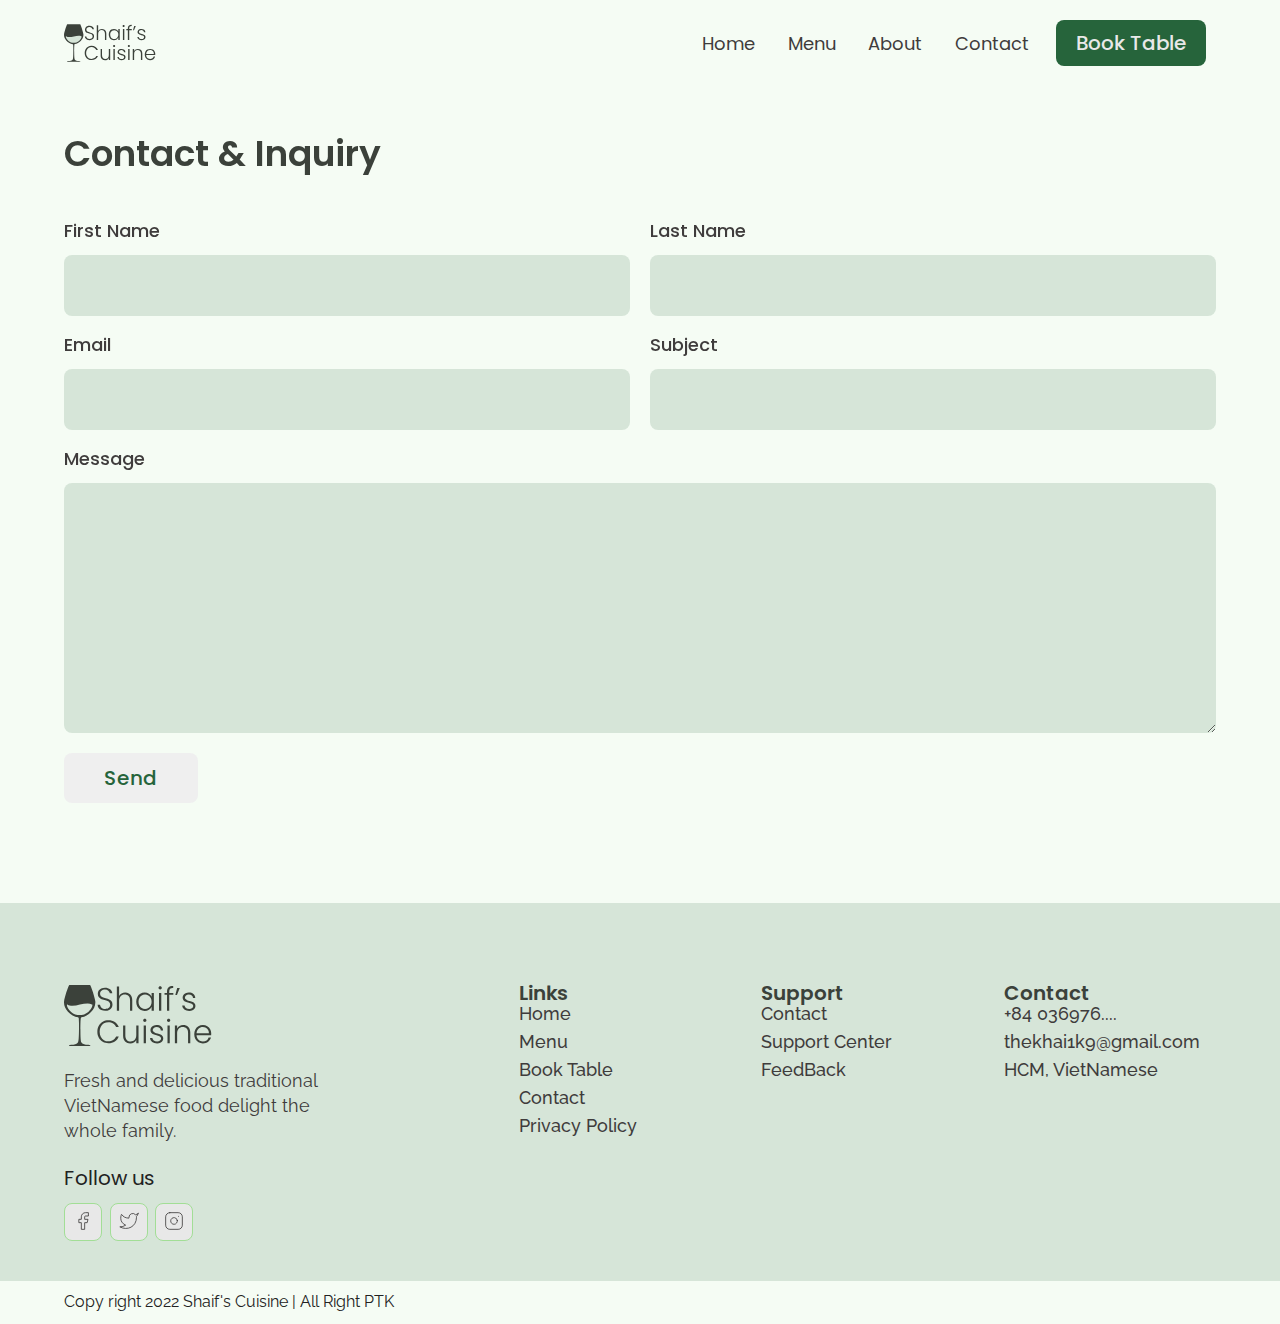
<file: contact.html>
<!DOCTYPE html>
<html lang="en">
  <head>
    <meta charset="UTF-8" />
    <meta http-equiv="X-UA-Compatible" content="IE=edge" />
    <meta name="viewport" content="width=device-width, initial-scale=1.0" />
    <title>Menu | DCr's Kaiz</title>
    <!-- File css -->
    <link rel="stylesheet" href="./reset.css">
    <link rel="stylesheet" href="./globalSytle.css" />
    <link rel="stylesheet" href="./component.css" />

    <!-- AOS css -->
    <link rel="stylesheet" href="https://unpkg.com/aos@next/dist/aos.css" />
  </head>
  <body>
    <!-- Nav Section -->
    <div class="nav">
      <div class="container">
        <div class="nav__wrapper">
          <a href="./index.html" class="logo">
            <img src="./images/logo.svg" alt="hình ảnh logo của Sopi :v" />
          </a>
          <nav>
            <div class="nav__icon">
              <svg
                xmlns="http://www.w3.org/2000/svg"
                width="24"
                height="24"
                viewBox="0 0 24 24"
                fill="none"
                stroke="currentColor"
                stroke-width="2"
                stroke-linecap="round"
                stroke-linejoin="round"
              >
                <line x1="3" y1="12" x2="21" y2="12" />
                <line x1="3" y1="6" x2="21" y2="6" />
                <line x1="3" y1="18" x2="21" y2="18" />
              </svg>
            </div>

            <div class="nav__bgOverlay"></div>

            <ul class="nav__list">
              <div class="nav__close">
                <svg
                  xmlns="http://www.w3.org/2000/svg"
                  width="24"
                  height="24"
                  viewBox="0 0 24 24"
                  fill="none"
                  stroke="currentColor"
                  stroke-width="2"
                  stroke-linecap="round"
                  stroke-linejoin="round"
                >
                  <line x1="18" y1="6" x2="6" y2="18" />
                  <line x1="6" y1="6" x2="18" y2="18" />
                </svg>
              </div>
              <div class="nav__list__wrapper">
                <li><a href="./index.html" class="nav__link">Home</a></li>
                <li><a href="./menu.html" class="nav__link">Menu</a></li>
                <li><a href="./about.html" class="nav__link">About</a></li>
                <li><a href="./contact.html" class="nav__link">Contact</a></li>
                <li>
                  <a href="./booking.html" class="btn btn-primary"
                    >Book Table</a
                  >
                </li>
              </div>
            </ul>
          </nav>
        </div>
      </div>
    </div>
    <!-- End Nav Section -->

    <!-- Contact Form Section -->
    <section id="form" data-aos="fade-down">
      <div class="container">
        <h3 class="form__title">Contact & Inquiry</h3>
        <div class="form__wrapper">
          <form name="contact" method="POST" netlify>
            <div class="form__group">
              <label for="firstName">First Name</label>
              <input type="text" id="firstName" name="First Name" required />
            </div>
            <div class="form__group">
              <label for="lastName">Last Name</label>
              <input type="text" id="lastName" name="Last Name" required />
            </div>
            <div class="form__group">
              <label for="email">Email</label>
              <input type="email" id="email" name="Email" required />
            </div>
            <div class="form__group">
              <label for="subject">Subject</label>
              <input type="text" id="subject" name="Subject" required />
            </div>
            <div class="form__group form__group__full">
              <label for="message">Message</label>
              <textarea
                name="Message"
                id="message"
                cols="30"
                rows="10"
                required
              ></textarea>
            </div>
            <button type="submit" class="btn primary-btn">Send</button>
          </form>
        </div>
      </div>
    </section>
    <!-- End Contact Form Section-->

    <!-- Start Footer -->
    <footer>
      <div class="container">
        <div class="footer__wrapper">
          <div class="footer__col1">
            <div class="footer__logo">
              <img src="./images/logo.svg" alt="ảnh logo" />
            </div>
            <p class="footer__desc">
              Fresh and delicious traditional VietNamese food delight the whole
              family.
            </p>
            <div class="footer__socials">
              <h4 class="footer__socials-title">Follow us</h4>
              <ul>
                <li>
                  <a href="">
                    <svg
                      xmlns="http://www.w3.org/2000/svg"
                      width="24"
                      height="24"
                      viewBox="0 0 24 24"
                      fill="none"
                      stroke="currentColor"
                      stroke-width="1"
                      stroke-linecap="round"
                      stroke-linejoin="round"
                    >
                      <path
                        d="M18 2h-3a5 5 0 0 0-5 5v3H7v4h3v8h4v-8h3l1-4h-4V7a1 1 0 0 1 1-1h3z"
                      />
                    </svg>
                  </a>
                </li>
                <li>
                  <a href="">
                    <svg
                      xmlns="http://www.w3.org/2000/svg"
                      width="24"
                      height="24"
                      viewBox="0 0 24 24"
                      fill="none"
                      stroke="currentColor"
                      stroke-width="1"
                      stroke-linecap="round"
                      stroke-linejoin="round"
                    >
                      <path
                        d="M23 3a10.9 10.9 0 0 1-3.14 1.53 4.48 4.48 0 0 0-7.86 3v1A10.66 10.66 0 0 1 3 4s-4 9 5 13a11.64 11.64 0 0 1-7 2c9 5 20 0 20-11.5a4.5 4.5 0 0 0-.08-.83A7.72 7.72 0 0 0 23 3z"
                      />
                    </svg>
                  </a>
                </li>
                <li>
                  <a href="">
                    <svg
                      xmlns="http://www.w3.org/2000/svg"
                      width="24"
                      height="24"
                      viewBox="0 0 24 24"
                      fill="none"
                      stroke="currentColor"
                      stroke-width="1"
                      stroke-linecap="round"
                      stroke-linejoin="round"
                    >
                      <rect x="2" y="2" width="20" height="20" rx="5" ry="5" />
                      <path
                        d="M16 11.37A4 4 0 1 1 12.63 8 4 4 0 0 1 16 11.37z"
                      />
                      <line x1="17.5" y1="6.5" x2="17.51" y2="6.5" />
                    </svg>
                  </a>
                </li>
              </ul>
            </div>
          </div>
          <div class="footer__col2">
            <h3 class="footer__text-title">
              Links
              <ul class="footer__text">
                <li>
                  <a href="./index.html">Home</a>
                </li>
                <li>
                  <a href="./menu.html">Menu</a>
                </li>
                <li>
                  <a href="./booking.html">Book Table</a>
                </li>
                <li>
                  <a href="./about.html">Contact</a>
                </li>
                <li>
                  <a href="#">Privacy Policy</a>
                </li>
              </ul>
            </h3>
          </div>
          <div class="footer__col3">
            <h3 class="footer__text-title">
              Support
              <ul class="footer__text">
                <li>
                  <a href="./contact.html">Contact</a>
                </li>
                <li>
                  <a href="#">Support Center</a>
                </li>
                <li>
                  <a href="#">FeedBack</a>
                </li>
              </ul>
            </h3>
          </div>
          <div class="footer__col4">
            <h3 class="footer__text-title">
              Contact
              <ul class="footer__text">
                <li>
                  <a href="tel:+84 036976....">+84 036976....</a>
                </li>
                <li>
                  <a href="mailto:thekhai1k9@gmail.com">thekhai1k9@gmail.com</a>
                </li>
                <li>
                  <a href="#">HCM, VietNamese</a>
                </li>
              </ul>
            </h3>
          </div>
        </div>
      </div>
    </footer>
    <!-- End Footer -->

    <div id="copyright">
      <div class="container">
        <p class="copyright__text">
          Copy right 2022 Shaif's Cuisine | All Right PTK
        </p>
      </div>
    </div>

    <!-- AOS Script -->
    <script src="https://unpkg.com/aos@next/dist/aos.js"></script>

    <!-- Customer Scirpt -->
    <script src="./main.js"></script>
  </body>
</html>
</file>
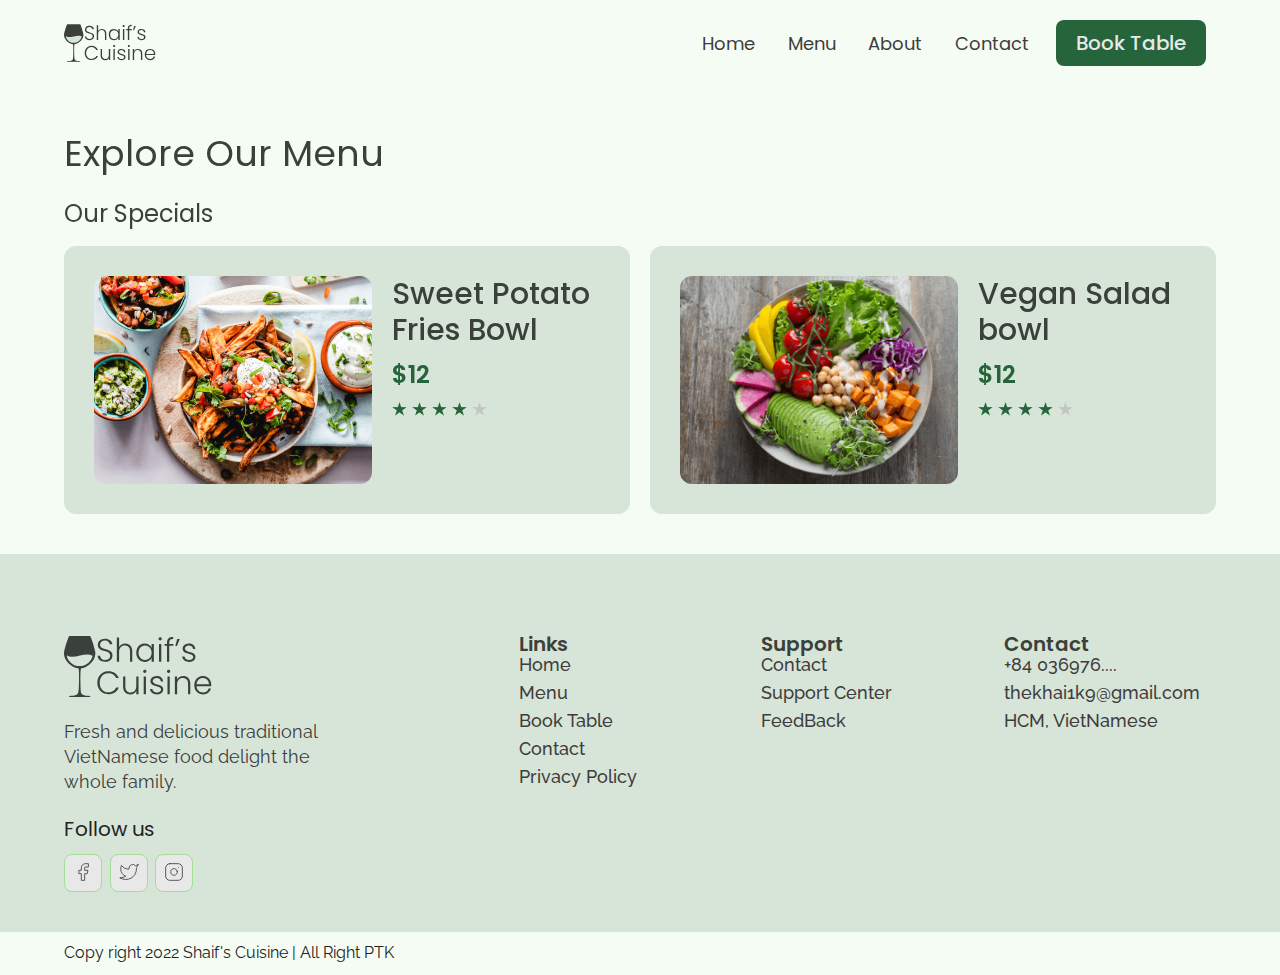
<file: menu.html>
<!DOCTYPE html>
<html lang="en">
  <head>
    <meta charset="UTF-8" />
    <meta http-equiv="X-UA-Compatible" content="IE=edge" />
    <meta name="viewport" content="width=device-width, initial-scale=1.0" />
    <title>Menu | DCr's Kaiz</title>
    <!-- File css -->
    <link rel="stylesheet" href="./reset.css">
    <link rel="stylesheet" href="./globalSytle.css" />
    <link rel="stylesheet" href="./component.css" />
    <link rel="stylesheet" href="./menu.css">

    <!-- AOS css -->
    <link rel="stylesheet" href="https://unpkg.com/aos@next/dist/aos.css" />
  </head>
  <body>
    <!-- Nav Section -->
    <div class="nav">
      <div class="container">
        <div class="nav__wrapper">
          <a href="./index.html" class="logo">
            <img src="./images/logo.svg" alt="hình ảnh logo của Sopi :v" />
          </a>
          <nav>
            <div class="nav__icon">
              <svg
                xmlns="http://www.w3.org/2000/svg"
                width="24"
                height="24"
                viewBox="0 0 24 24"
                fill="none"
                stroke="currentColor"
                stroke-width="2"
                stroke-linecap="round"
                stroke-linejoin="round"
              >
                <line x1="3" y1="12" x2="21" y2="12" />
                <line x1="3" y1="6" x2="21" y2="6" />
                <line x1="3" y1="18" x2="21" y2="18" />
              </svg>
            </div>

            <div class="nav__bgOverlay"></div>

            <ul class="nav__list">
              <div class="nav__close">
                <svg
                  xmlns="http://www.w3.org/2000/svg"
                  width="24"
                  height="24"
                  viewBox="0 0 24 24"
                  fill="none"
                  stroke="currentColor"
                  stroke-width="2"
                  stroke-linecap="round"
                  stroke-linejoin="round"
                >
                  <line x1="18" y1="6" x2="6" y2="18" />
                  <line x1="6" y1="6" x2="18" y2="18" />
                </svg>
              </div>
              <div class="nav__list__wrapper">
                <li><a href="./index.html" class="nav__link">Home</a></li>
                <li><a href="./menu.html" class="nav__link">Menu</a></li>
                <li><a href="./about.html" class="nav__link">About</a></li>
                <li><a href="./contact.html" class="nav__link">Contact</a></li>
                <li>
                  <a href="./booking.html" class="btn btn-primary"
                    >Book Table</a
                  >
                </li>
              </div>
            </ul>
          </nav>
        </div>
      </div>
    </div>
    <!-- End Nav Section -->
    

    <!-- page Title -->
    <section id="page__title" data-aos="fade-up">
      <div class="container">
        <h2 class="page__title__text">Explore Our Menu</h2>
      </div>
    </section>

    <!-- Our Specials -->
    <section id="ourSpecials" data-aos="fade-up">
      <div class="container">
        <h3 class="ourSpecials__title">Our Specials</h3>
        <div class="ourSpecials__wrapper">
          <div class="ourSpecials__item">
            <div class="ourSpecials__item__img">
              <img src="./images/food-3.png" alt="food img" />
            </div>
            <div class="ourSpecials__item__info">
              <h3 class="ourSpecials__item__title">Sweet Potato Fries Bowl</h3>
              <h4 class="ourSpecials__item__price">$12</h4>
              <div class="ourSpecials__item__stars">
                <img src="./images/3star.png" alt="3 stars" />
              </div>
            </div>
          </div>
          <div class="ourSpecials__item">
            <div class="ourSpecials__item__img">
              <img src="./images/food-1.png" alt="food img" />
            </div>
            <div class="ourSpecials__item__info">
              <h3 class="ourSpecials__item__title">Vegan Salad bowl</h3>
              <h4 class="ourSpecials__item__price">$12</h4>
              <div class="ourSpecials__item__stars">
                <img src="./images/3star.png" alt="3 stars" />
              </div>
            </div>
          </div>
        </div>
      </div>
    </section>
    <!-- End Our Specials -->
    

    <!-- Start Footer -->
    <footer>
      <div class="container">
        <div class="footer__wrapper">
          <div class="footer__col1">
            <div class="footer__logo">
              <img src="./images/logo.svg" alt="ảnh logo" />
            </div>
            <p class="footer__desc">
              Fresh and delicious traditional VietNamese food delight the whole
              family.
            </p>
            <div class="footer__socials">
              <h4 class="footer__socials-title">Follow us</h4>
              <ul>
                <li>
                  <a href="">
                    <svg
                      xmlns="http://www.w3.org/2000/svg"
                      width="24"
                      height="24"
                      viewBox="0 0 24 24"
                      fill="none"
                      stroke="currentColor"
                      stroke-width="1"
                      stroke-linecap="round"
                      stroke-linejoin="round"
                    >
                      <path
                        d="M18 2h-3a5 5 0 0 0-5 5v3H7v4h3v8h4v-8h3l1-4h-4V7a1 1 0 0 1 1-1h3z"
                      />
                    </svg>
                  </a>
                </li>
                <li>
                  <a href="">
                    <svg
                      xmlns="http://www.w3.org/2000/svg"
                      width="24"
                      height="24"
                      viewBox="0 0 24 24"
                      fill="none"
                      stroke="currentColor"
                      stroke-width="1"
                      stroke-linecap="round"
                      stroke-linejoin="round"
                    >
                      <path
                        d="M23 3a10.9 10.9 0 0 1-3.14 1.53 4.48 4.48 0 0 0-7.86 3v1A10.66 10.66 0 0 1 3 4s-4 9 5 13a11.64 11.64 0 0 1-7 2c9 5 20 0 20-11.5a4.5 4.5 0 0 0-.08-.83A7.72 7.72 0 0 0 23 3z"
                      />
                    </svg>
                  </a>
                </li>
                <li>
                  <a href="">
                    <svg
                      xmlns="http://www.w3.org/2000/svg"
                      width="24"
                      height="24"
                      viewBox="0 0 24 24"
                      fill="none"
                      stroke="currentColor"
                      stroke-width="1"
                      stroke-linecap="round"
                      stroke-linejoin="round"
                    >
                      <rect x="2" y="2" width="20" height="20" rx="5" ry="5" />
                      <path
                        d="M16 11.37A4 4 0 1 1 12.63 8 4 4 0 0 1 16 11.37z"
                      />
                      <line x1="17.5" y1="6.5" x2="17.51" y2="6.5" />
                    </svg>
                  </a>
                </li>
              </ul>
            </div>
          </div>
          <div class="footer__col2">
            <h3 class="footer__text-title">
              Links
              <ul class="footer__text">
                <li>
                  <a href="./index.html">Home</a>
                </li>
                <li>
                  <a href="./menu.html">Menu</a>
                </li>
                <li>
                  <a href="./booking.html">Book Table</a>
                </li>
                <li>
                  <a href="./about.html">Contact</a>
                </li>
                <li>
                  <a href="#">Privacy Policy</a>
                </li>
              </ul>
            </h3>
          </div>
          <div class="footer__col3">
            <h3 class="footer__text-title">
              Support
              <ul class="footer__text">
                <li>
                  <a href="./contact.html">Contact</a>
                </li>
                <li>
                  <a href="#">Support Center</a>
                </li>
                <li>
                  <a href="#">FeedBack</a>
                </li>
              </ul>
            </h3>
          </div>
          <div class="footer__col4">
            <h3 class="footer__text-title">
              Contact
              <ul class="footer__text">
                <li>
                  <a href="tel:+84 036976....">+84 036976....</a>
                </li>
                <li>
                  <a href="mailto:thekhai1k9@gmail.com">thekhai1k9@gmail.com</a>
                </li>
                <li>
                  <a href="#">HCM, VietNamese</a>
                </li>
              </ul>
            </h3>
          </div>
        </div>
      </div>
    </footer>
    <!-- End Footer -->

    <div id="copyright">
      <div class="container">
        <p class="copyright__text">
          Copy right 2022 Shaif's Cuisine | All Right PTK
        </p>
      </div>
    </div>

    <!-- AOS Script -->
    <script src="https://unpkg.com/aos@next/dist/aos.js"></script>

    <!-- Customer Scirpt -->
    <script src="./main.js"></script>
  </body>
</html>
</file>
<file: globalSytle.css>
@import url('https://fonts.googleapis.com/css2?family=Poppins:wght@500;600&family=Raleway:wght@400;500;600&display=swap');

html {
    font-size: 10px;
    overflow-x: hidden;
}

:root {
    --green-1: #26643b;
	--green-2: #a2de96;
	--lightGreen-1: #d6e5d8;
	--lightGreen-2: #f5fcf4;
	--black-1: #3b413a;
	--black-2: #3f3c3c;
	--black-3: #5b6359;
	--white-1: #e8e8e8;
}

body {
    background-color: var(--lightGreen-2);
    overflow-x: hidden;
}

section {
    padding: 100px 0;
}

@media only screen and (max-width: 768px){
    section {
        padding: 50px 0;
    }
}

.container {
    max-width: 1200px;
    width: 90%;
    margin: 0 auto;
}

img {
    width: 100%;
    height: 100%;
    /* object-fit: cover; */
}

h1,
h2,
h3,
h4 {
    font-family: 'Poppins', sans-serif;
}

p {
    font-family: 'Raleway', sans-serif;
    font-weight: 400;
    line-height: 1.4em;
    font-size: 1.8rem;
}

a {
    display: inline-block;
    text-decoration: none;
}

ul {
    padding: 0;
    margin: 0;
}

li {
    list-style: none;
}
</file>
<file: component.css>
/* Nav styles*/
.nav {
    padding: 2rem 0;
}

.nav__icon,
.nav__bgOverlay,
.nav__close {
    display: none;
}

.nav__wrapper {
    display: flex;
    justify-content: space-between;
}

.nav__list li {
    display: inline-block;
    margin: 0 1rem;
}

.nav__list .nav__link {
    font-size: 1.8rem;
    font-family: 'Poppins', sans-serif;
    color: var(--black-2);
    padding: 0.5rem;
}

.nav__list li:hover .nav__link {
    color: var(--green-1);
}

@media only screen and (max-width: 768px) {
    .nav {
        position: relative;
    }

    .nav__icon {
        display: block;
    }

    .nav__icon svg,
    .nav__close svg {
        pointer-events: none;
        height: 30px;
        width: 30px;
    }

    .nav__close {
        display: block;
        position: absolute;
        color: var(--black-1);
        top: 1rem;
        right: 1rem;
        cursor: pointer;
    }
    
    .nav__list {
        z-index: 100;
        position: absolute;
        left: 100%;
        top: 0;
        height: 100vh;
        width: 66%;
        background: var(--lightGreen-1);
        display: flex;
        align-items: center;
        justify-content: flex-end;
        padding-right: 2rem;
        transform: translateX(0);
        overflow: hidden;
        transition: .3s ease-in transform;
    }

    .nav__list.show {
        transform: translateX(-100%);
        margin: 0;
    }

    .nav__list li {
        display: block;
        text-align: right;
        margin-bottom: 2rem;
    }

    .nav__list a {
        font-size: 1.6rem;
    }

    .nav__bgOverlay {
        position: absolute;
        left: 0;
        top: 0;
        z-index: 100;
        height: 100vh;
        width: 100%;
        background: rgba(18, 24, 14 , 0.75);
        display: none;
    }

    .nav__bgOverlay.active {
        display: block;
    }
}

/* Globol Button Styles */
.btn {
    color: var(--green-1);
    font-family: Poppins;
    font-weight: 500;
    border-radius: 8px;
    font-size: 1.4rem;
    padding: 1.2rem 2rem;
}

.btn-primary {
    color: var(--white-1);
    background-color: var(--green-1);
}

@media only screen and (min-width:768px) {
    .btn {
        padding: 1.3rem 2rem;
        font-size: 2rem;
    }
}


/* Footer Style */
footer{
    background: var(--lightGreen-1);
    padding: 5rem 0 5rem 0;
}

.footer__wrapper {
    display: flex;
    flex-direction: column;
    gap: 3rem;
}

.footer__logo {
    width: 150px;
    margin-bottom: 2rem;
}

.footer__desc {
    font-size: 1.4rem;
    color: var(--black-2);
    margin-bottom: 2rem;
}

.footer__socials-titile {
    font-size: 1.8rem;
    color: var(--black-1);
    margin-bottom: 1rem;
}

.footer__socials li {
    display: inline-block;
    margin-right: 0.5rem;
}

.footer__socials a {
    padding: 0.5rem 0.8rem;
    background-color: var(--white-1);
    border: 1px solid var(--green-2);
    border-radius: 8px;
}

.footer__socials svg {
    width: 20px;
    color: var(--black-2);
}

.footer__text-title {
    font-size: 1.8rem;
    margin-bottom: 1rem;
    color: var(--black-1);
    font-weight: 600;
}

.footer__text a {
    font-size: 1.4rem;
    margin-bottom: 0.5rem;
    color: var(--black-2);
    font-family: Raleway;
    font-weight: 500;
    line-height: 1.4rem;
}


@media only screen and (min-width: 768px){
    footer {
        padding-top: 8rem;
        padding-bottom: 4rem;
    }

    .footer__wrapper {
        flex-direction: row;
    }

    .footer__col1 {
        flex: 4;
    }

    .footer__col2,
    .footer__col3,
    .footer__col4 {
        flex: 2;
    }

    .footer__desc {
        max-width: 300px;
        font-size: 1.8rem;
        margin-bottom: 2.5rem;
    }

    .footer__socials-title {
        font-size: 2rem;
        margin-bottom: 1.5rem;
    }

    .footer__text-title {
        font-size: 2rem;
        margin-bottom: 2rem;
    }

    .footer__text a {
        font-size: 1.8rem;
        margin-bottom: 1rem;
    }
}

#copyright {
    padding: 1rem 0;
}

.copyright__text {
    font-size: 1.4rem;
    text-align: center;
}

@media only screen and (min-width: 768px) {
    .copyright__text {
        font-size: 1.6rem;
        text-align: left;
    }
}


/* Store Info Styles Section */
.store__wrapper {
    display: flex;
    align-items: center;
    justify-content: center;
    flex-wrap: wrap;
    gap: 1rem;
}

.store__item {
    background-color: var(--lightGreen-1);
    padding: 20px 30px;
    text-align: center;
    border-radius: 12px;
    width: 150px;
}

.store__icon {
    width: 30px;
    margin: 0 auto;
    margin-bottom: 0.5rem;
}

.store__title {
    font-size: 1.4rem;
    font-family: Poppins;
    font-weight: 500;
    margin-bottom: 0.5rem;
    color: var(--black-1);
}

.store__text {
    font-size: 1.4rem;
    font-family: Releway;
    color: var(--black-2);
}

@media only screen and (min-width: 768px) {
    .store__wrapper {
        gap: 2rem;
    }

    .store__item {
        min-width: 200px;
        padding: 40px 0;
    }
    
    .store__icon {
        width: 45px;
        margin-bottom: 2.5rem;
    }

    .store__title {
        font-size: 1.8rem;
        margin-bottom: 1rem;
    }

    .store__text {
        font-size: 1.6rem;
        font-weight: 300;
    }
}


/* Dish Sytles Section */
.dish__title {
	font-size: 1.8rem;
	margin-bottom: 2rem;
	font-weight: 600;
	color: var(--black-1);
}
.dish__wrapper {
	display: grid;
	grid-template-columns: repeat(auto-fit, minmax(140px, 1fr));
	gap: 1rem;
}
.dish__item {
	display: flex;
	flex-direction: column;
	background-color: var(--lightGreen-1);
	padding: 0.5rem;
	border-radius: 8px;
	gap: 0.5rem;
}
.dish__item-img {
	flex: 4;
}
.dish__item-info {
	flex: 5;
}
.dish__item-img img {
	object-fit: cover;
	border-radius: 12px;
}
.dish__item-title {
	font-size: 1.4rem;
	line-height: 1.3em;
	font-weight: 500;
	color: var(--black-1);
	margin-bottom: 0.5rem;
}
.dish__item-price {
	font-size: 1.4rem;
	color: var(--green-1);
	font-weight: 600;
	margin-bottom: 0.5rem;
}
.dish__item-stars {
	max-height: 15px;
	width: max-content;
}
@media only screen and (min-width: 768px) {
	.dish__title {
		font-size: 2.4rem;
	}
	.dish__wrapper {
		grid-template-columns: repeat(auto-fit, minmax(350px, 1fr));
		gap: 3rem;
	}
	.dish__item {
		flex-direction: row;
		padding: 1.5rem;
		border-radius: 12px;
		gap: 1rem;
	}
	.dish__item-title {
		font-size: 2.4rem;
		margin-bottom: 1rem;
	}
	.dish__item-price {
		font-size: 2rem;
		margin-bottom: 1rem;
	}
}

/* Form Styles */
#form {
	padding: 5rem 0;
}
.form__title {
	font-size: 1.8rem;
	color: var(--black-1);
	font-weight: 600;
}
.form__wrapper {
	padding: 3rem 0;
}
.form__wrapper form {
	display: grid;
	grid-template-columns: 1fr;
	gap: 2rem;
}
.form__group label {
	font-size: 1.6rem;
	font-family: Poppins;
	color: var(--black-2);
	font-weight: 500;
}
.form__group input,
.form__group textarea,
.form__group select {
	width: 100%;
	border: none;
	background-color: var(--lightGreen-1);
	font-size: 1.4rem;
	font-family: Raleway;
	font-weight: 600;
	padding: 1.5rem;
	border-radius: 8px;
	margin-top: 0.5rem;
	color: var(--black-2);
}
.form__group textarea {
	resize: vertical;
}
.form__wrapper button[type='submit'] {
	width: max-content;
	border: none;
	padding: 1rem 4rem;
	font-weight: 500;
	letter-spacing: 0.1rem;
}
@media only screen and (min-width: 768px) {
	.form__title {
		font-size: 3.6rem;
	}
	.form__wrapper {
		padding: 5rem 0;
	}
	.form__wrapper form {
		grid-template-columns: 1fr 1fr;
	}
	.form__group__full {
		grid-column: 1/3;
	}
	.form__group label {
		font-size: 1.8rem;
	}
	.form__group input,
	.form__group textarea,
	.form__group select {
		font-size: 1.8rem;
		padding: 2rem;
		margin-top: 1.5rem;
	}
}
</file>
<file: home.css>
.hero__wrapper {
	display: flex;
	align-items: center;
	justify-content: center;
	flex-direction: column-reverse;
	gap: 5rem;
}
.hero__wrapper-info {
	max-width: 350px;
}
.hero__wrapper-img {
	max-width: 400px;
	width: 80%;
	margin: 0 auto;
}
.hero__heading {
	font-family: Poppins;
	font-weight: 600;
	line-height: 1.4em;
	text-align: center;
	font-size: 1.8rem;
	margin-bottom: 1.5rem;
	color: var(--black-1);
}
.hero__text {
	text-align: center;
	font-size: 1.4rem;
	margin-bottom: 1.5rem;
	color: var(--black-2);
}
.button__wrapper {
	text-align: center;
}

@media only screen and (min-width: 768px) {
	.hero__wrapper {
		flex-direction: row;
		gap: 0;
	}
	.hero__left {
		flex: 3;
	}
	.hero__right {
		flex: 4;
	}
	.hero__heading {
		font-size: 3.6rem;
		margin-bottom: 2rem;
		text-align: left;
	}

	.hero__text {
		margin-bottom: 2rem;
		text-align: left;
		font-size: 1.8rem;
	}

	.button__wrapper {
		text-align: left;
	}
	.hero__wrapper-img {
		max-width: none;
		width: 90%;
	}
}

/* Our Special Styles Section */

#specials {
	padding-top: 10rem;
}

.specials__wrapper {
	display: flex;
	flex-direction: column;
	gap: 3rem;
}

.specials__left {
	display: flex;
	gap: 1rem;
}

.specials__item {
	background-color: var(--lightGreen-1);
	padding: 1.2rem;
	padding-top: 5rem;
	border-radius: 12px;
	margin: 0 auto;
}

.specials__item-img {
	margin-top: calc(-50% - 2rem);
	margin-bottom: 2rem;
	border-radius: 20px;
	height: 150px;
	overflow: hidden;
}

.specials__item-img img {
	object-fit: cover;
}

.specials__item-title {
	font-size: 1.4rem;
	color: var(--black-1);
	font-weight: 600;
	margin-bottom: 1rem;
}

.specials__item-prices {
	color: var(--green-1);
	font-size: 1.5rem;
	font-weight: 500;
	margin-bottom: 1rem;
}

.specials__item-start {
	height: 1.5rem;
	width: max-content;
}

.specials__item-text {
	font-size:1.4rem;
	color: var(--black-2);
	font-weight: 500;
}

.specials__title {
	font-size: 1.8rem;
	color: var(--black-2);
	margin-bottom: 1.5rem;
}

.specials__text {
	font-size: 1.4rem;
	color: var(--black-2);
}

@media only screen and (min-width:768px) {
	#specials {
		padding: 15rem;
	}

	#specials .container {
		max-width: 900px;
	}

	.specials__wrapper {
		flex-direction: row;
	}

	.specials__left {
		flex: 4;
		gap: 2rem;
	}

	.specials__right {
		flex: 2;
	}

	.specials__item {
		padding: 2rem;
	}

	.specials__item-title {
		font-size: 2.4rem;
		line-height: 2.4rem;
		margin-bottom: 1.5rem;
	}

	.specials__item-start {
		margin-bottom: 2rem;
	}

	.specials__item-text {
		font-size: 1.6rem;
	}

	.specials__title {
		font-size: 3.5rem;
		margin-bottom: 1.5rem;
	}

	.specials__text {
		font-size: 1.8rem;
	}
}

@media only screen and (max-width: 300px) {
	.specials__left {
		flex-wrap: wrap;
		gap: 10rem;
	}

	.specials__item {
		width: 100%;
	}
}

/* Discount Styles */
.discount__wrapper {
	display: flex;
	flex-direction: column;
	padding: 1.5rem;
	border-radius: 12px;
	background: var(--lightGreen-1) url(./images/discount-illustration.png)
		no-repeat bottom right / 100px;
}
.discount__images {
	display: flex;
	gap: 1rem;
	width: 100%;
	margin-bottom: 2rem;
}
.discount__img1 {
	flex: 2;
}
.discount__img2 {
	flex: 3;
}
.discount__images img {
	object-fit: cover;
	border-radius: 12px;
}
.discount__text {
	font-size: 1.4rem;
	font-weight: 900;
	color: var(--green-1);
	margin-bottom: 0.5rem;
}
.discount__title {
	font-size: 1.8rem;
	color: var(--black-1);
	font-weight: 600;
	margin-bottom: 1rem;
}
.discount__price {
	font-size: 1.4rem;
	font-weight: 600;
	display: flex;
	gap: 1rem;
	margin-bottom: 1rem;
}
.discount__oldPrice {
	color: var(--black-2);
	text-decoration: line-through;
}
.discount__newPrice {
	color: var(--green-1);
}
.discount__stars {
	width: max-content;
	height: 15px;
	margin-bottom: 1rem;
}
@media only screen and (min-width: 768px) {
	.discount__wrapper {
		flex-direction: row;
		gap: 4rem;
		padding: 2rem;
		align-items: center;
		background-size: 150px;
		margin: 0 auto;
	}
	.discount__images {
		flex: 5;
		margin-bottom: 0;
		gap: 2rem;
	}
	.discount__img1,
	.discount__img2,
	.discount__img3 {
		flex: 1;
		height: 350px;
	}
	.discount__info {
		flex: 3;
	}
	.discount__text {
		font-size: 2.4rem;
	}
	.discount__title {
		font-size: 3.6rem;
		margin-bottom: 1.5rem;
	}
	.discount__price {
		font-size: 2.4rem;
	}
	.discount__stars {
		height: 20px;
		margin-bottom: 2rem;
	}
}
@media only screen and (max-width: 1000px) {
	.discount__wrapper {
		gap: 2rem;
	}
	.discount__img3 {
		display: none;
	}
}

/* EventsMedia Styles */
.eventsMedia__wrapper {
	display: flex;
	gap: 1rem;
}
.eventsMedia__1 {
	position: relative;
}
.eventsMedia__1__playButton {
	display: inline-block;
	position: absolute;
	left: 50%;
	top: 50%;
	transform: translate(-50%, -50%);
	max-width: 50px;
}
@media only screen and (min-width: 768px) {
	.eventsMedia__wrapper {
		gap: 2rem;
	}
	.eventsMedia__1__playButton {
		max-width: 100px;
	}
}

/* EventsInfo Styles Section*/
#eventsInfo {
	padding-top: 0;
}
.eventsInfo__wrapper {
	display: flex;
	flex-direction: column;
}
.eventsInfo__item {
	display: flex;
	gap: 1rem;
	padding: 1rem;
	background: var(--lightGreen-1);
	margin-bottom: 1.5rem;
	border-radius: 12px;
}
.eventsInfo__item__img {
	border-radius: 12px;
	overflow: hidden;
	flex: 3;
}
.eventsInfo__item__info {
	flex: 4;
}
.eventsInfo__item__img img {
	object-fit: cover;
}
.eventsInfo__item__title {
	font-size: 1.4rem;
	margin-bottom: 1rem;
	color: var(--black-1);
}
.eventsInfo__item__text {
	font-size: 1.4rem;
	color: var(--black-2);
}
.eventsInfo__right {
	margin-top: 2rem;
}
.eventsInfo__title {
	font-size: 1.8rem;
	color: var(--black-1);
	margin-bottom: 1rem;
}
.eventsInfo__text {
	color: var(--black-2);
	font-size: 1.4rem;
	margin-bottom: 1rem;
}
@media only screen and (min-width: 760px) {
	.eventsInfo__wrapper {
		flex-direction: row;
		gap: 2rem;
	}
	.eventsInfo__left,
	.eventsInfo__right {
		flex: 1;
	}
	.eventsInfo__item {
		padding: 2rem;
		gap: 2rem;
		max-width: 500px;
		margin-bottom: 2rem;
	}
	.eventsInfo__item__title {
		font-size: 1.8rem;
	}
	.eventsInfo__item__text {
		font-size: 1.6rem;
	}
	.eventsInfo__title {
		font-size: 3.6rem;
	}
	.eventsInfo__text {
		max-width: 500px;
		font-size: 1.8rem;
		margin-bottom: 2rem;
	}
}

/* WhyUs Section */
.whyUs__wrapper {
	display: flex;
	align-items: center;
	justify-content: center;
	flex-direction: column;
	gap: 4rem;
}
.whyUs__left {
	text-align: center;
}
.whyUs__title {
	font-family: Poppins;
	font-size: 1.8rem;
	color: var(--black-1);
	font-weight: 500;
	margin-bottom: 1rem;
}
.whyUs__text {
	font-size: 1.4rem;
}
.whyUs__right {
	text-align: center;
}
.whyUs__items__wrapper {
	display: grid;
	grid-template-columns: 1fr 1fr;
	gap: 1rem;
}
.whyUs__item {
	background: var(--lightGreen-1);
	padding: 2rem;
	border-radius: 12px;
}
.whyUs__item__icon {
	max-width: 56px;
	margin: 0 auto;
	margin-bottom: 1rem;
}
.whyUs__item__text {
	font-family: Poppins;
	font-size: 1.4rem;
	font-weight: 500;
	color: var(--black-1);
}
@media only screen and (min-width: 768px) {
	.whyUs__wrapper {
		flex-direction: row;
		max-width: 900px;
		margin: 0 auto;
	}
	.whyUs__left {
		flex: 4;
		text-align: left;
	}
	.whyUs__right {
		flex: 3;
	}
	.whyUs__title {
		font-size: 3.6rem;
		margin-bottom: 2rem;
	}
	.whyUs__text {
		font-size: 1.8rem;
		line-height: 1.4em;
	}
	.whyUs__items__wrapper {
		gap: 1.5rem;
	}
	.whyUs__item {
		padding: 2rem;
	}
	.whyUs__item__icon {
		max-width: 65px;
		margin-bottom: 1.5rem;
	}
	.whyUs__item__text {
		font-size: 1.8rem;
	}
}


/* Testimonial Section */
.testimonial__wrapper {
	max-width: 400px;
	margin: 0 auto;
}
.testimonial__title {
	font-size: 1.8rem;
	margin-bottom: 3rem;
	text-align: center;
	color: var(--black-1);
}
.testimonial__items__wrapper {
	display: grid;
	grid-template-columns: 1fr;
	gap: 1rem;
}
.testimonial__item {
	padding: 1rem;
	display: flex;
	gap: 1rem;
	background-color: var(--lightGreen-1);
	border-radius: 12px;
}
.testimonial__item__info {
	flex: 4;
}
.testimonial__item__img {
	flex: 2;
	border-radius: 12px;
	overflow: hidden;
	width: 100%;
	height: 100%;
}
.testimonial__item__img img {
	object-fit: cover;
}
.testimonial__item__name {
	font-size: 1.4rem;
	font-family: poppins;
	margin-bottom: 1rem;
}
.testimonial__item__stars {
	max-height: 15px;
	width: max-content;
	margin-bottom: 1.5rem;
}
.testimonial__item__text {
	font-size: 1.4rem;
}
@media only screen and (min-width: 768px) {
	.testimonial__wrapper {
		max-width: 900px;
	}
	.testimonial__title {
		font-size: 3.6rem;
		margin-bottom: 5rem;
	}
	.testimonial__items__wrapper {
		grid-template-columns: 1fr 1fr;
		gap: 2rem;
	}
	.testimonial__item {
		padding: 2rem;
	}
	.testimonial__item__name {
		font-size: 1.8rem;
		margin-bottom: 1.5rem;
	}
	.testimonial__item__stars {
		margin-bottom: 2rem;
	}
	.testimonial__item__text {
		font-size: 1.6rem;
		line-height: 1.4em;
	}
}
@media only screen and (max-width: 350px) {
	.testimonial__item {
		flex-direction: column;
	}
	.testimonial__item__img,
	.testimonial__item__info {
		flex: auto;
	}
}

/* Newsletter Styles Section */
.newsletter__wrapper {
	display: flex;
	flex-direction: column;
	background-color: var(--green-2);
	padding: 1.5rem;
	border-radius: 8px;
	gap: 2rem;
}
.newsletter__title {
	font-size: 1.8rem;
	color: var(--black-1);
	font-weight: 600;
	margin-bottom: 1.3rem;
}
.newsletter__text {
	font-size: 1.4rem;
	color: var(--black-2);
	font-weight: 500;
}
.newsletter__form form {
	position: relative;
	width: 100%;
	border-radius: 8px;
	overflow: hidden;
}
.newsletter__form label {
	width: 100%;
}
.newsletter__form input {
	width: 100%;
	font-size: 1.4rem;
	padding: 1.5rem 1rem;
	border: none;
}
.newsletter__form input::placeholder {
	color: rgb(168, 166, 166);
}
.newsletter__form button[type='submit'] {
	background-color: var(--green-1);
	color: var(--white-1);
	border: none;
	font-size: 1.4rem;
	padding: 0 2rem;
	height: 100%;
	position: absolute;
	right: 0;
	top: 0;
}
@media only screen and (min-width: 768px) {
	.newsletter__wrapper {
		flex-direction: row;
		padding: 5rem;
		align-items: center;
	}
	.newsletter__info,
	.newsletter__form {
		flex: 1;
	}
	.newsletter__title {
		font-size: 3.6rem;
		margin-bottom: 2rem;
	}
	.newsletter__text {
		font-size: 1.8rem;
		max-width: 400px;
	}
	.newsletter__form {
		max-width: 450px;
		border-radius: 12px;
	}
	.newsletter__form input {
		font-size: 1.8rem;
		padding: 2rem;
	}
	.newsletter__form button[type='submit'] {
		font-size: 1.8rem;
		padding: 0 3rem;
	}
}
</file>
<file: about.css>
/* Our Story Styles */
.ourStory__wrapper {
	display: flex;
	flex-direction: column;
	gap: 2rem;
}
.ourStory__title,
.ourGoals__title {
	font-size: 1.8rem;
	font-weight: 600;
	color: var(--black-1);
	margin-bottom: 1rem;
}
.ourStory__subtitle {
	font-size: 1.4rem;
	font-weight: 600;
	color: var(--black-1);
	margin-bottom: 2rem;
}
.ourStory__text,
.ourGoals__text {
	font-size: 1.4rem;
	line-height: 1.4em;
	color: var(--black-2);
}
@media only screen and (min-width: 768px) {
	.ourStory__wrapper {
		flex-direction: row;
		gap: 3rem;
	}
	.ourStory__img,
	.ourStory__info {
		flex: 1;
	}
	.ourStory__title,
	.ourGoals__title {
		font-size: 3.6rem;
	}
	.ourStory__subtitle {
		font-size: 1.8rem;
	}
	.ourStory__text,
	.ourGoals__text {
		font-size: 1.8rem;
		max-width: 800px;
	}
}

/* Our Goals Styles Section*/

.ourGoals__info {
	text-align: left;
	margin-bottom: 5rem;
}
.ourGoals__imgs__wrapper img {
	object-fit: cover;
}
.ourGoals__imgs__wrapper {
	max-width: 800px;
	margin: 0 auto;
	display: grid;
	grid-template-columns: 1fr 1fr;
	grid-template-rows: 1fr 1fr;
	grid-row: auto;
	gap: 1rem;
}
.ourGoals__img1 {
	grid-row: 1/3;
}
@media only screen and (min-width: 768px) {
	.ourGoals__info {
		text-align: center;
	}
	.ourGoals__imgs__wrapper {
		gap: 2rem;
	}
	.ourGoals__text {
		margin: 0 auto;
	}
}
</file>
<file: menu.css>
/* page title styles */
#page__title {
	padding-top: 3rem;
	padding-bottom: 2rem;
}
.page__title__text {
	font-size: 2.2rem;
	color: var(--black-1);
}
@media only screen and (min-width: 768px) {
	#page__title {
		padding-top: 5rem;
		padding-bottom: 3rem;
	}
	.page__title__text {
		font-size: 3.6rem;
	}
}
/* Our Specials Menu Styles */
#ourSpecials {
	padding: 0;
    padding-bottom: 4rem;
}
.ourSpecials__title {
	font-size: 1.8rem;
	color: var(--black-1);
	margin-bottom: 2rem;
}
.ourSpecials__wrapper {
	display: flex;
	gap: 1.5rem;
	flex-direction: column;
	max-width: 400px;
}
.ourSpecials__item {
	flex: 1;
	display: flex;
	gap: 2rem;
	background-color: var(--lightGreen-1);
	padding: 1.5rem;
	border-radius: 12px;
}
.ourSpecials__item__img,
.ourSpecials__item__info {
	flex: 1;
}
.ourSpecials__item__img {
	border-radius: 12px;
	overflow: hidden;
}
.ourSpecials__item__img img {
	object-fit: cover;
}
.ourSpecials__item__title {
	font-size: 2.4rem;
	font-weight: 500;
	margin-bottom: 1rem;
	color: var(--black-1);
	line-height: 1.2em;
}
.ourSpecials__item__price {
	font-size: 1.8rem;
	color: var(--green-1);
	font-weight: 600;
	margin-bottom: 1rem;
}
.ourSpecials__item__stars {
	width: max-content;
}
@media only screen and (min-width: 768px) {
	.ourSpecials__title {
		font-size: 2.4rem;
	}
	.ourSpecials__wrapper {
		flex-direction: row;
		gap: 2rem;
		max-width: none;
	}
	.ourSpecials__item {
		padding: 3rem;
		gap: 2rem;
	}
	.ourSpecials__item__title {
		font-size: 3rem;
		margin-bottom: 1.5rem;
	}
	.ourSpecials__item__price {
		font-size: 2.4rem;
		margin-bottom: 1.5rem;
	}
}
@media only screen and (min-width: 1100px) {
	.ourSpecials__item__img {
		flex: 4;
	}
	.ourSpecials__item__info {
		flex: 3;
	}
}
</file>
